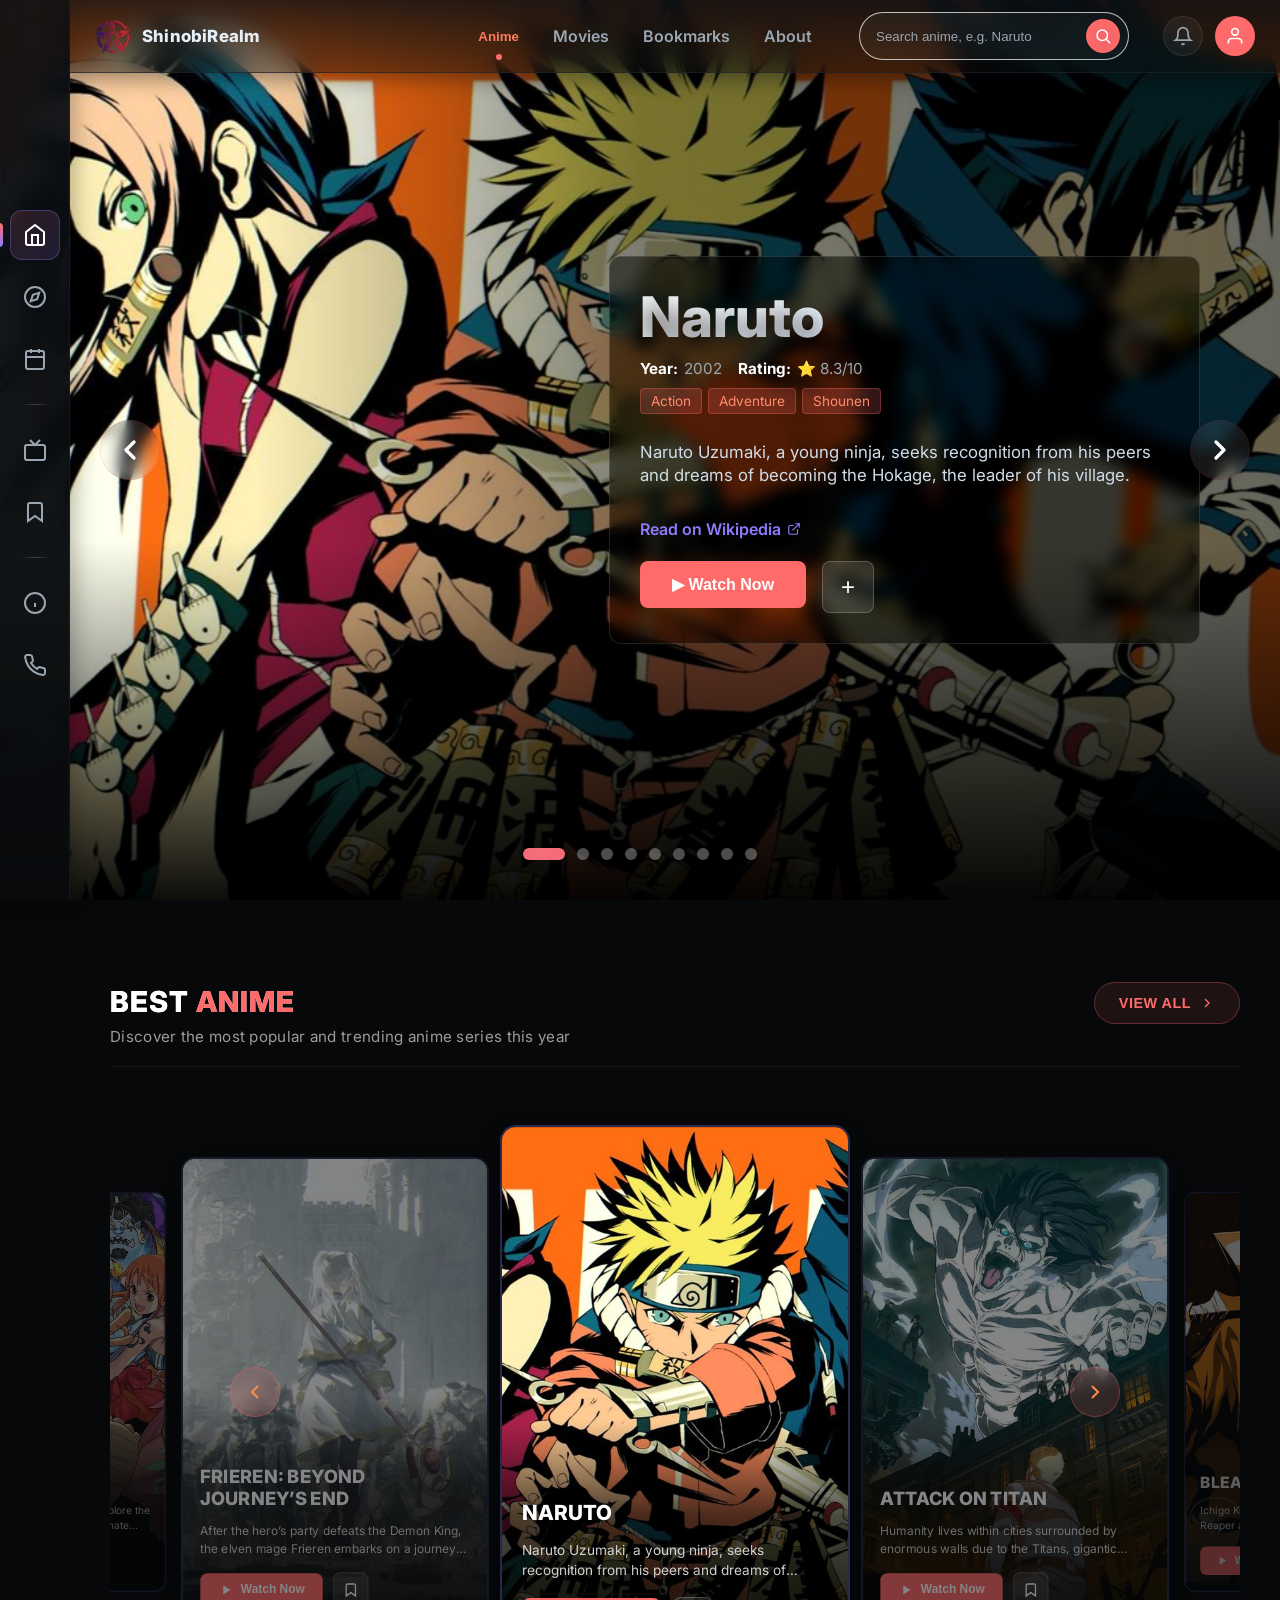
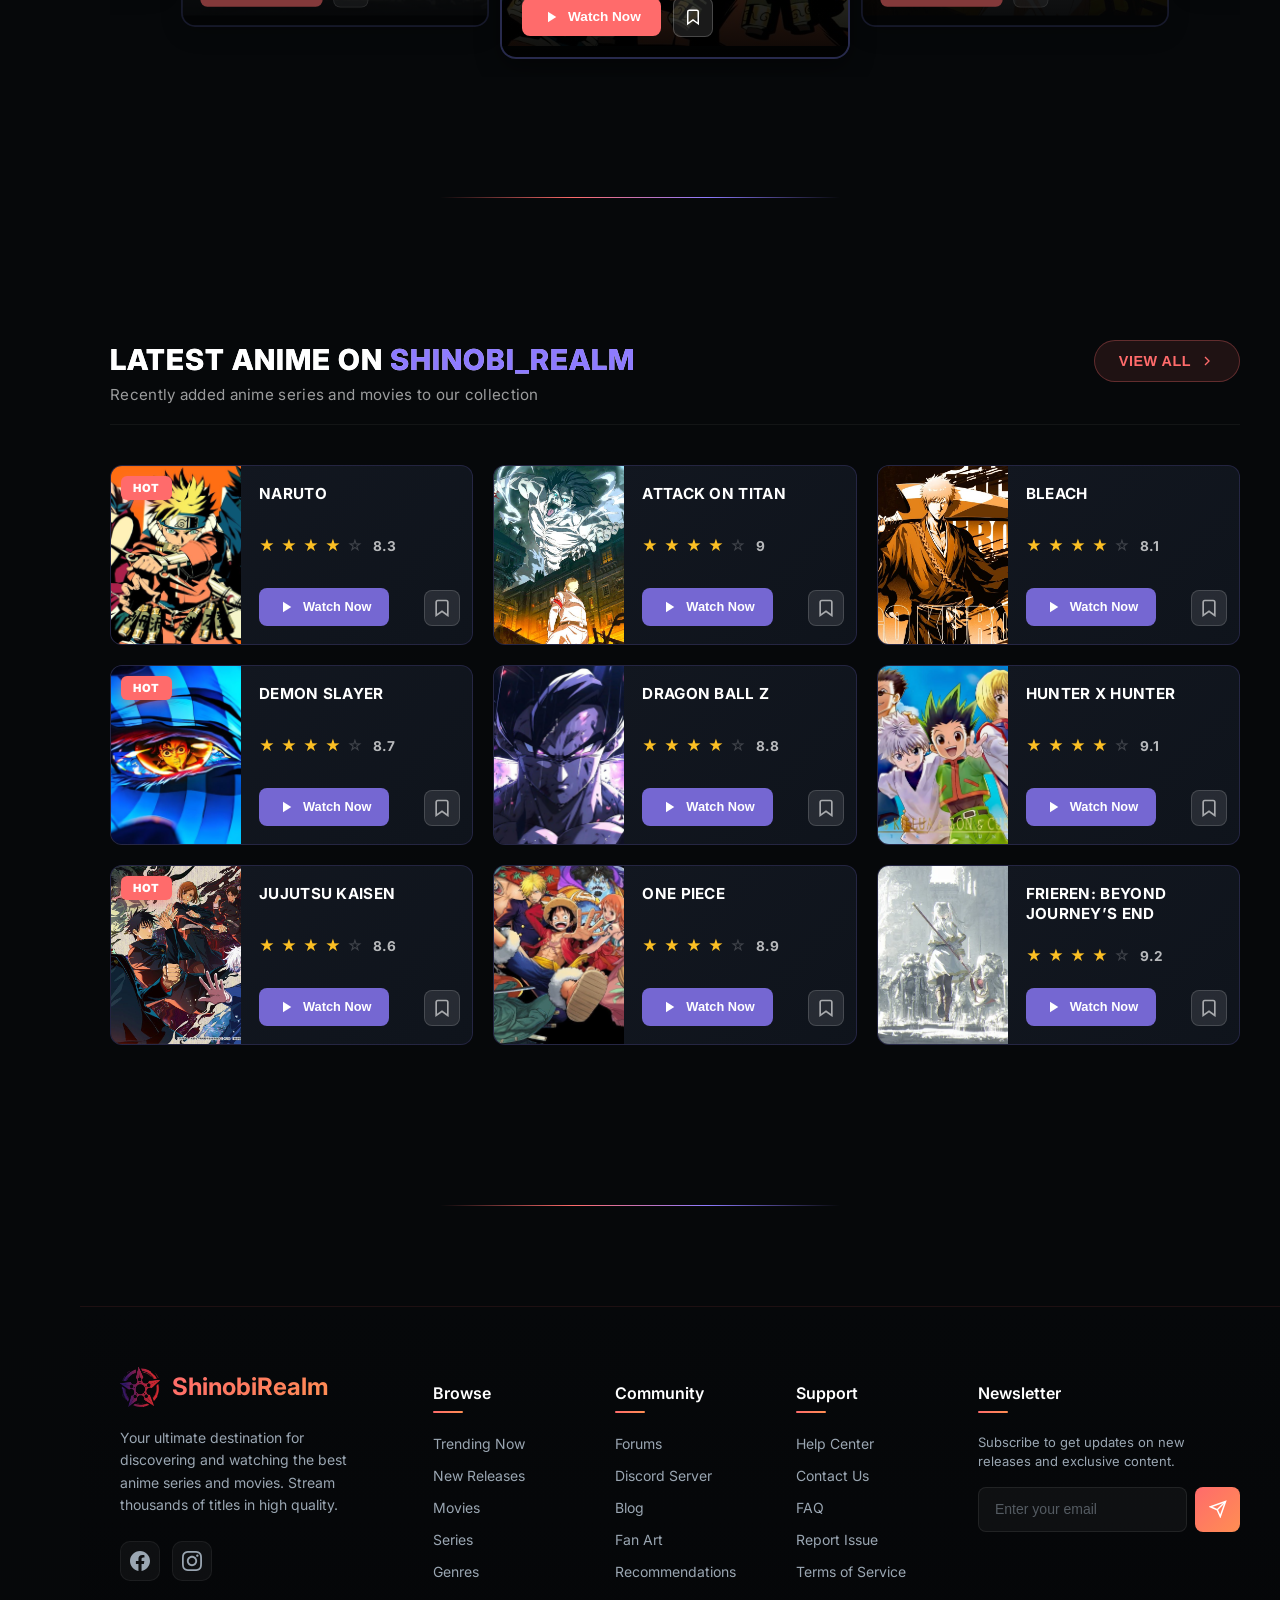
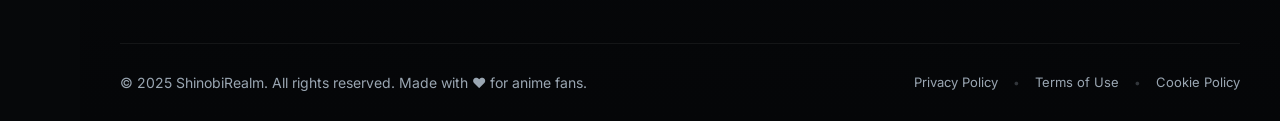
<file: index.html>
<!DOCTYPE html>
<html lang="en">

<head>
    <meta charset="UTF-8">
    <meta http-equiv="X-UA-Compatible" content="IE=edge">
    <meta name="viewport" content="width=device-width, initial-scale=1.0">
    <title>ShinobiRealm</title>
    <link rel="icon" type="image/" href="./image/favicon.png">

    <link rel="stylesheet" href="styles.css">
    <link rel="preconnect" href="https://fonts.googleapis.com">
    <link rel="preconnect" href="https://fonts.gstatic.com" crossorigin>
    <link href="https://fonts.googleapis.com/css2?family=Inter:wght@300;400;600;800&display=swap" rel="stylesheet">
</head>

<body>
    <!-- Loading Screen -->
    <div class="page-loader">
        <div class="loader-content">
            <svg class="loader-pokeball" width="100px" height="100px" viewBox="0 0 100 100"
                xmlns="http://www.w3.org/2000/svg">
                <g class="pokeball_group">
                    <path d="M 10 50 A 40 40 0 0 1 90 50 L 10 50" fill="#f44336" stroke="#212121" stroke-width="4" />
                    <path d="M 10 50 A 40 40 0 0 0 90 50 L 10 50" fill="#ffffff" stroke="#212121" stroke-width="4" />
                    <circle cx="50" cy="50" r="14" fill="#ffffff" stroke="#212121" stroke-width="4"></circle>
                    <circle class="flash" cx="50" cy="50" r="7" stroke="#212121" stroke-width="1.5"></circle>
                </g>
            </svg>
            <p class="loader-text">Loading...</p>
        </div>
        <div class="progress-indicator">
            <span class="progress-text">0%</span>
        </div>
    </div>

    <!-- Left Sidebar Navigation -->
    <aside class="sidebar" role="navigation" aria-label="Sidebar Navigation">
        <button class="sidebar-icon active" data-section="hero" aria-label="Home" title="Home">
            <svg viewBox="0 0 24 24" width="24" height="24" fill="none" stroke="currentColor" stroke-width="2">
                <path d="M3 9l9-7 9 7v11a2 2 0 0 1-2 2H5a2 2 0 0 1-2-2z"></path>
                <polyline points="9 22 9 12 15 12 15 22"></polyline>
            </svg>
            <span class="sidebar-text">Home</span>
        </button>
        <button class="sidebar-icon" data-section="discover" aria-label="Discover" title="Discover">
            <svg viewBox="0 0 24 24" width="24" height="24" fill="none" stroke="currentColor" stroke-width="2">
                <circle cx="12" cy="12" r="10"></circle>
                <polygon points="16.24 7.76 14.12 14.12 7.76 16.24 9.88 9.88 16.24 7.76"></polygon>
            </svg>
            <span class="sidebar-text">Discover</span>
        </button>
        <button class="sidebar-icon" data-section="calendar" aria-label="Calendar" title="Calendar">
            <svg viewBox="0 0 24 24" width="24" height="24" fill="none" stroke="currentColor" stroke-width="2">
                <rect x="3" y="4" width="18" height="18" rx="2" ry="2"></rect>
                <line x1="16" y1="2" x2="16" y2="6"></line>
                <line x1="8" y1="2" x2="8" y2="6"></line>
                <line x1="3" y1="10" x2="21" y2="10"></line>
            </svg>
            <span class="sidebar-text">Latest</span>
        </button>
        <div class="sidebar-divider"></div>
        <button class="sidebar-icon" data-section="tvshows" aria-label="Movies" title="Movies">
            <svg viewBox="0 0 24 24" width="24" height="24" fill="none" stroke="currentColor" stroke-width="2">
                <rect x="2" y="7" width="20" height="15" rx="2" ry="2"></rect>
                <polyline points="17 2 12 7 7 2"></polyline>
            </svg>
            <span class="sidebar-text">Movies</span>
        </button>
        <button class="sidebar-icon" data-section="bookmarks" aria-label="Bookmarks" title="Bookmarks">
            <svg viewBox="0 0 24 24" width="24" height="24" fill="none" stroke="currentColor" stroke-width="2">
                <path d="M19 21l-7-5-7 5V5a2 2 0 0 1 2-2h10a2 2 0 0 1 2 2z"></path>
            </svg>
            <span class="sidebar-text">Bookmarks</span>
        </button>
        <div class="sidebar-divider"></div>
        <button class="sidebar-icon" data-section="about" aria-label="About" title="About">
            <svg viewBox="0 0 24 24" width="24" height="24" fill="none" stroke="currentColor" stroke-width="2">
                <circle cx="12" cy="12" r="10"></circle>
                <line x1="12" y1="16" x2="12" y2="12"></line>
                <line x1="12" y1="8" x2="12.01" y2="8"></line>
            </svg>
            <span class="sidebar-text">About</span>
        </button>
        <button class="sidebar-icon" data-section="contact" aria-label="Contact" title="Contact">
            <svg viewBox="0 0 24 24" width="24" height="24" fill="none" stroke="currentColor" stroke-width="2">
                <path
                    d="M22 16.92v3a2 2 0 0 1-2.18 2 19.79 19.79 0 0 1-8.63-3.07 19.5 19.5 0 0 1-6-6 19.79 19.79 0 0 1-3.07-8.67A2 2 0 0 1 4.11 2h3a2 2 0 0 1 2 1.72 12.84 12.84 0 0 0 .7 2.81 2 2 0 0 1-.45 2.11L8.09 9.91a16 16 0 0 0 6 6l1.27-1.27a2 2 0 0 1 2.11-.45 12.84 12.84 0 0 0 2.81.7A2 2 0 0 1 22 16.92z">
                </path>
            </svg>
            <span class="sidebar-text">Contact</span>
        </button>
    </aside>

    <!-- Mobile Overlay -->
    <div class="mobile-overlay"></div>

    <header class="site-header" role="banner">
        <div class="header-inner">
            <!-- Hamburger Menu Button -->
            <button class="hamburger-menu" aria-label="Menu">
                <span></span>
                <span></span>
                <span></span>
            </button>

            <div class="brand">
                <div class="logo" aria-hidden="true">
                    <img src="./image/Icon.png" alt="">
                </div>
                <div class="site-title">
                    <span class="name">ShinobiRealm</span>
                </div>
            </div>

            <nav class="header-nav" role="navigation" aria-label="Main Navigation">
                <ul class="nav-list">
                    <li><button class="nav-btn active">Anime</button></li>
                    <li><a href="movies.html" class="nav-btn">Movies</a></li>
                    <li><a href="bookmarks.html" class="nav-btn">Bookmarks</a></li>
                    <li><a href="about.html" class="nav-btn">About</a></li>
                </ul>
            </nav>

            <div class="search-area">
                <form id="searchForm" class="search-form" role="search" aria-label="Search anime">
                    <label for="searchInput" class="visually-hidden">Search anime</label>
                    <input id="searchInput" name="q" type="search" placeholder="Search anime, e.g. Naruto"
                        autocomplete="off">
                    <button type="submit" class="search-btn" aria-label="Search">
                        <svg viewBox="0 0 24 24" width="18" height="18" fill="none" stroke="currentColor"
                            stroke-width="2" stroke-linecap="round" stroke-linejoin="round">
                            <circle cx="11" cy="11" r="7"></circle>
                            <line x1="21" y1="21" x2="16.65" y2="16.65"></line>
                        </svg>
                    </button>
                </form>
            </div>

            <div class="header-icons">
                <button class="header-icon-btn" aria-label="Notifications">
                    <svg viewBox="0 0 24 24" width="20" height="20" fill="none" stroke="currentColor" stroke-width="2">
                        <path d="M18 8A6 6 0 0 0 6 8c0 7-3 9-3 9h18s-3-2-3-9"></path>
                        <path d="M13.73 21a2 2 0 0 1-3.46 0"></path>
                    </svg>
                </button>
                <button class="header-icon-btn user-avatar" aria-label="User Profile">
                    <svg viewBox="0 0 24 24" width="20" height="20" fill="none" stroke="currentColor" stroke-width="2">
                        <path d="M20 21v-2a4 4 0 0 0-4-4H8a4 4 0 0 0-4 4v2"></path>
                        <circle cx="12" cy="7" r="4"></circle>
                    </svg>
                </button>
            </div>
        </div>
    </header>

    <main id="main" class="site-main">
        <!-- Full-screen Hero Slider -->
        <section class="hero-slider" id="heroSlider">
            <div class="slider-container">
                <!-- Slides will be dynamically created by JS -->
            </div>

            <!--@ Slider Controls -->
            <button class="slider-nav slider-prev" aria-label="Previous slide">
                <svg viewBox="0 0 24 24" width="32" height="32" fill="none" stroke="currentColor" stroke-width="2.5"
                    stroke-linecap="round" stroke-linejoin="round">
                    <polyline points="15 18 9 12 15 6"></polyline>
                </svg>
            </button>
            <button class="slider-nav slider-next" aria-label="Next slide">
                <svg viewBox="0 0 24 24" width="32" height="32" fill="none" stroke="currentColor" stroke-width="2.5"
                    stroke-linecap="round" stroke-linejoin="round">
                    <polyline points="9 18 15 12 9 6"></polyline>
                </svg>
            </button>

            <!--$ Slide Indicators -->
            <div class="slider-indicators"></div>
        </section>

        <!--! Best New Anime Section -->
        <section class="featured-section" id="featuredSection">
            <div class="featured-container">
                <div class="section-header">
                    <div class="section-header-content">
                        <h2 class="section-title">BEST <span class="year-highlight">ANIME</span> </h2>
                        <p class="section-subtitle">Discover the most popular and trending anime series this year</p>
                    </div>
                    <button class="view-all-btn" onclick="alert('View All coming soon!')">
                        View All
                        <svg viewBox="0 0 24 24" width="16" height="16" fill="none" stroke="currentColor"
                            stroke-width="2">
                            <polyline points="9 18 15 12 9 6"></polyline>
                        </svg>
                    </button>
                </div>
                <div class="featured-slider">
                    <button class="featured-nav featured-prev" aria-label="Previous">
                        <svg viewBox="0 0 24 24" width="24" height="24" fill="none" stroke="currentColor"
                            stroke-width="2">
                            <polyline points="15 18 9 12 15 6"></polyline>
                        </svg>
                    </button>
                    <div class="featured-grid" id="featuredGrid">
                        <!-- Will be populated by JS -->
                    </div>
                    <button class="featured-nav featured-next" aria-label="Next">
                        <svg viewBox="0 0 24 24" width="24" height="24" fill="none" stroke="currentColor"
                            stroke-width="2">
                            <polyline points="9 18 15 12 9 6"></polyline>
                        </svg>
                    </button>
                </div>
            </div>
        </section>

        <div class="section-divider"></div>
        <!-- Latest Anime Section -->
        <section class="latest-section" id="latestSection">
            <div class="latest-container">
                <div class="section-header">
                    <div class="section-header-content">
                        <h2 class="section-title">LATEST ANIME ON <span class="site-highlight">Shinobi_Realm</span></h2>
                        <p class="section-subtitle">Recently added anime series and movies to our collection</p>
                    </div>
                    <button class="view-all-btn" onclick="alert('View All Latest coming soon!')">
                        View All
                        <svg viewBox="0 0 24 24" width="16" height="16" fill="none" stroke="currentColor"
                            stroke-width="2">
                            <polyline points="9 18 15 12 9 6"></polyline>
                        </svg>
                    </button>
                </div>
                <div class="latest-grid" id="latestGrid">
                    <!-- Will be populated by JS -->
                </div>
            </div>
        </section>
    </main>

        <div class="section-divider"></div>
    <!-- Footer -->
    <footer class="site-footer">
        <div class="footer-container">
            <div class="footer-top">
                <div class="footer-column footer-brand">
                    <div class="footer-logo">
                        <img src="./image/Icon.png" alt="ShinobiRealm Logo">
                        <span class="footer-title">ShinobiRealm</span>
                    </div>
                    <p class="footer-description">Your ultimate destination for discovering and watching the best anime
                        series and movies. Stream thousands of titles in high quality.</p>
                    <div class="footer-social">
                        <a href="https://www.facebook.com/share/19voPLTj8J/" target="_blank" rel="noopener noreferrer"
                            class="social-link" aria-label="Facebook">
                            <svg viewBox="0 0 24 24" width="20" height="20" fill="currentColor">
                                <path
                                    d="M24 12.073c0-6.627-5.373-12-12-12s-12 5.373-12 12c0 5.99 4.388 10.954 10.125 11.854v-8.385H7.078v-3.47h3.047V9.43c0-3.007 1.792-4.669 4.533-4.669 1.312 0 2.686.235 2.686.235v2.953H15.83c-1.491 0-1.956.925-1.956 1.874v2.25h3.328l-.532 3.47h-2.796v8.385C19.612 23.027 24 18.062 24 12.073z" />
                            </svg>
                        </a>
                        <a href="https://www.instagram.com/rpankoj32?igsh=cHp5Ymx5MGNkdjFz&utm_source=ig_contact_invite"
                            target="_blank" rel="noopener noreferrer" class="social-link" aria-label="Instagram">
                            <svg viewBox="0 0 24 24" width="20" height="20" fill="currentColor">
                                <path
                                    d="M12 0C8.74 0 8.333.015 7.053.072 5.775.132 4.905.333 4.14.63c-.789.306-1.459.717-2.126 1.384S.935 3.35.63 4.14C.333 4.905.131 5.775.072 7.053.012 8.333 0 8.74 0 12s.015 3.667.072 4.947c.06 1.277.261 2.148.558 2.913.306.788.717 1.459 1.384 2.126.667.666 1.336 1.079 2.126 1.384.766.296 1.636.499 2.913.558C8.333 23.988 8.74 24 12 24s3.667-.015 4.947-.072c1.277-.06 2.148-.262 2.913-.558.788-.306 1.459-.718 2.126-1.384.666-.667 1.079-1.335 1.384-2.126.296-.765.499-1.636.558-2.913.06-1.28.072-1.687.072-4.947s-.015-3.667-.072-4.947c-.06-1.277-.262-2.149-.558-2.913-.306-.789-.718-1.459-1.384-2.126C21.319 1.347 20.651.935 19.86.63c-.765-.297-1.636-.499-2.913-.558C15.667.012 15.26 0 12 0zm0 2.16c3.203 0 3.585.016 4.85.071 1.17.055 1.805.249 2.227.415.562.217.96.477 1.382.896.419.42.679.819.896 1.381.164.422.36 1.057.413 2.227.057 1.266.07 1.646.07 4.85s-.015 3.585-.074 4.85c-.061 1.17-.256 1.805-.421 2.227-.224.562-.479.96-.899 1.382-.419.419-.824.679-1.38.896-.42.164-1.065.36-2.235.413-1.274.057-1.649.07-4.859.07-3.211 0-3.586-.015-4.859-.074-1.171-.061-1.816-.256-2.236-.421-.569-.224-.96-.479-1.379-.899-.421-.419-.69-.824-.9-1.38-.165-.42-.359-1.065-.42-2.235-.045-1.26-.061-1.649-.061-4.844 0-3.196.016-3.586.061-4.861.061-1.17.255-1.814.42-2.234.21-.57.479-.96.9-1.381.419-.419.81-.689 1.379-.898.42-.166 1.051-.361 2.221-.421 1.275-.045 1.65-.06 4.859-.06l.045.03zm0 3.678c-3.405 0-6.162 2.76-6.162 6.162 0 3.405 2.76 6.162 6.162 6.162 3.405 0 6.162-2.76 6.162-6.162 0-3.405-2.76-6.162-6.162-6.162zM12 16c-2.21 0-4-1.79-4-4s1.79-4 4-4 4 1.79 4 4-1.79 4-4 4zm7.846-10.405c0 .795-.646 1.44-1.44 1.44-.795 0-1.44-.646-1.44-1.44 0-.794.646-1.439 1.44-1.439.793-.001 1.44.645 1.44 1.439z" />
                            </svg>
                        </a>
                    </div>
                </div>

                <div class="footer-column">
                    <h3 class="footer-heading">Browse</h3>
                    <ul class="footer-links">
                        <li><a href="#">Trending Now</a></li>
                        <li><a href="#">New Releases</a></li>
                        <li><a href="movies.html">Movies</a></li>
                        <li><a href="#">Series</a></li>
                        <li><a href="#">Genres</a></li>
                    </ul>
                </div>

                <div class="footer-column">
                    <h3 class="footer-heading">Community</h3>
                    <ul class="footer-links">
                        <li><a href="#">Forums</a></li>
                        <li><a href="#">Discord Server</a></li>
                        <li><a href="#">Blog</a></li>
                        <li><a href="#">Fan Art</a></li>
                        <li><a href="#">Recommendations</a></li>
                    </ul>
                </div>

                <div class="footer-column">
                    <h3 class="footer-heading">Support</h3>
                    <ul class="footer-links">
                        <li><a href="#">Help Center</a></li>
                        <li><a href="#">Contact Us</a></li>
                        <li><a href="#">FAQ</a></li>
                        <li><a href="#">Report Issue</a></li>
                        <li><a href="#">Terms of Service</a></li>
                    </ul>
                </div>

                <div class="footer-column">
                    <h3 class="footer-heading">Newsletter</h3>
                    <p class="footer-newsletter-text">Subscribe to get updates on new releases and exclusive content.
                    </p>
                    <form class="footer-newsletter">
                        <input type="email" placeholder="Enter your email" aria-label="Email for newsletter">
                        <button type="submit" aria-label="Subscribe">
                            <svg viewBox="0 0 24 24" width="18" height="18" fill="none" stroke="currentColor"
                                stroke-width="2">
                                <line x1="22" y1="2" x2="11" y2="13"></line>
                                <polygon points="22 2 15 22 11 13 2 9 22 2"></polygon>
                            </svg>
                        </button>
                    </form>
                </div>
            </div>

            <div class="footer-bottom">
                <p class="footer-copyright">&copy; 2025 ShinobiRealm. All rights reserved. Made with ❤️ for anime fans.
                </p>
                <div class="footer-bottom-links">
                    <a href="#">Privacy Policy</a>
                    <span class="separator">•</span>
                    <a href="#">Terms of Use</a>
                    <span class="separator">•</span>
                    <a href="#">Cookie Policy</a>
                </div>
            </div>
        </div>
    </footer>

    <script src="script.js"></script>
</body>

</html>
</file>
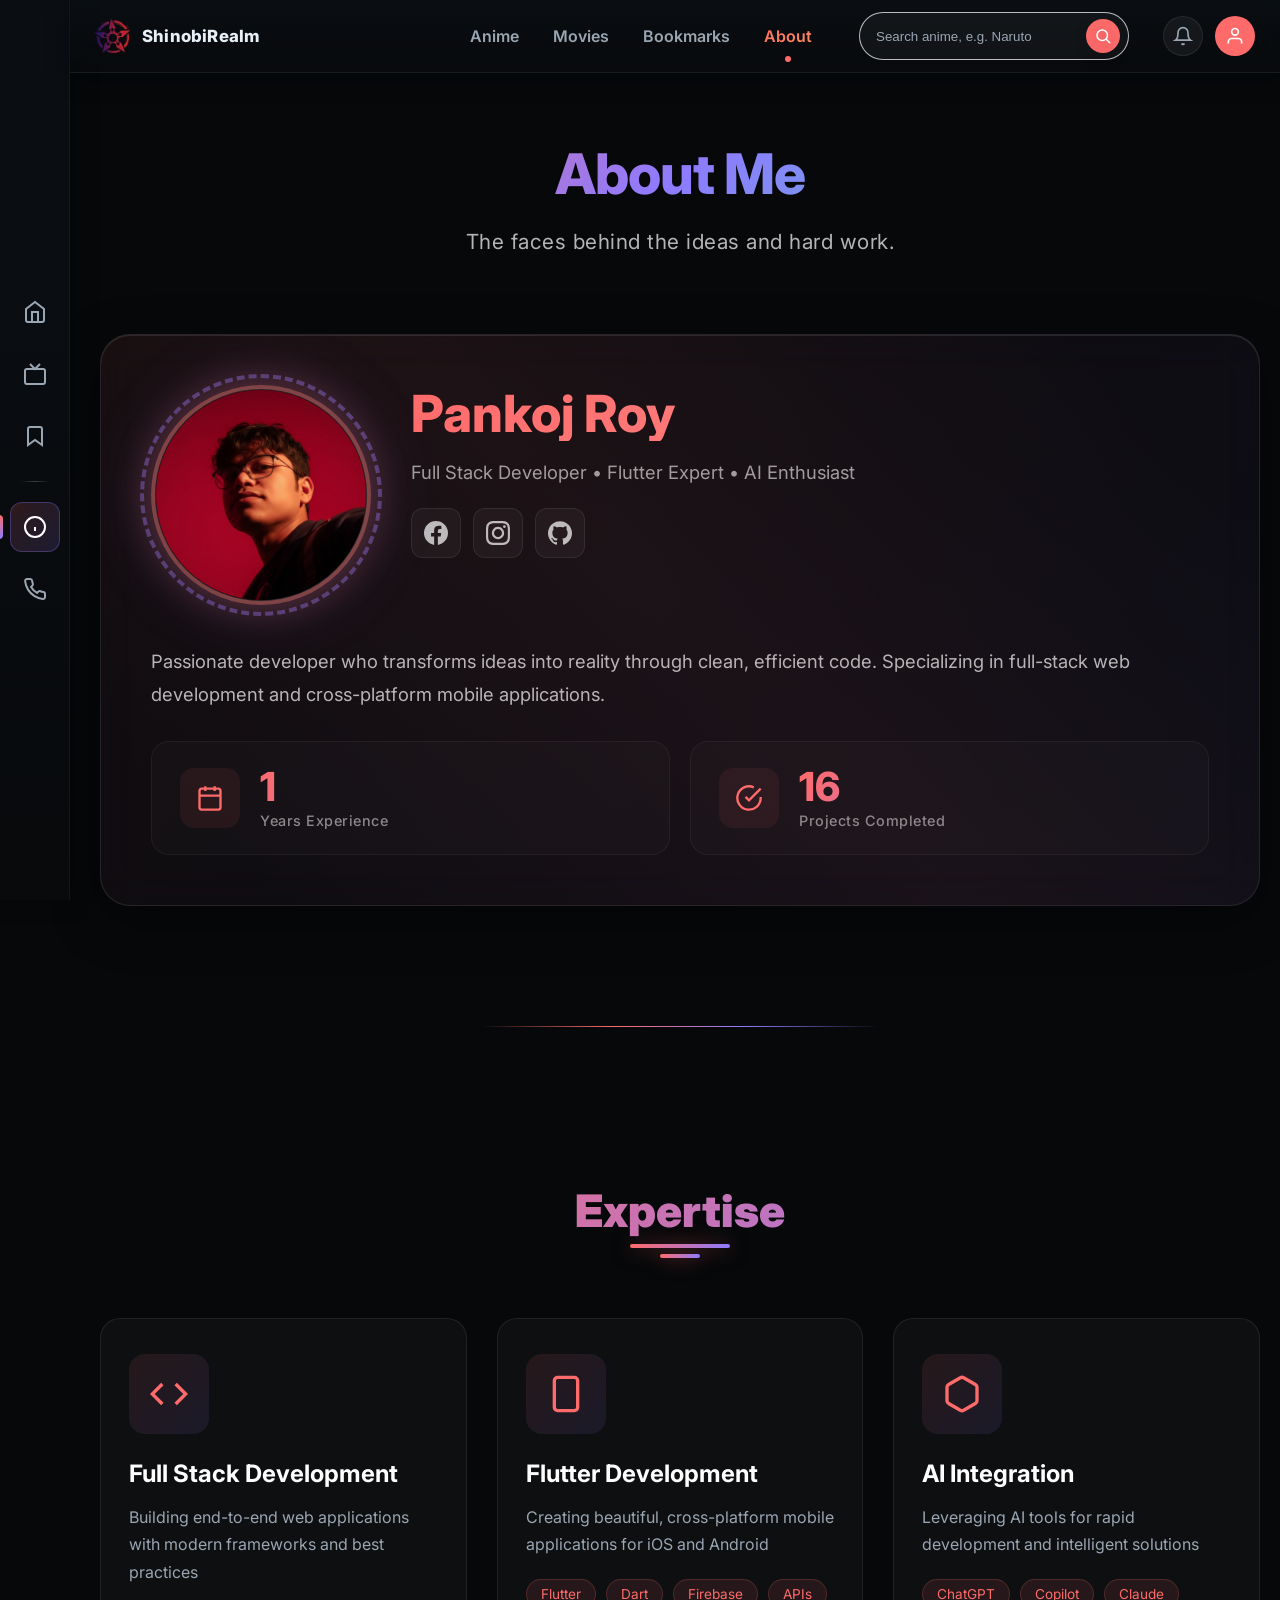
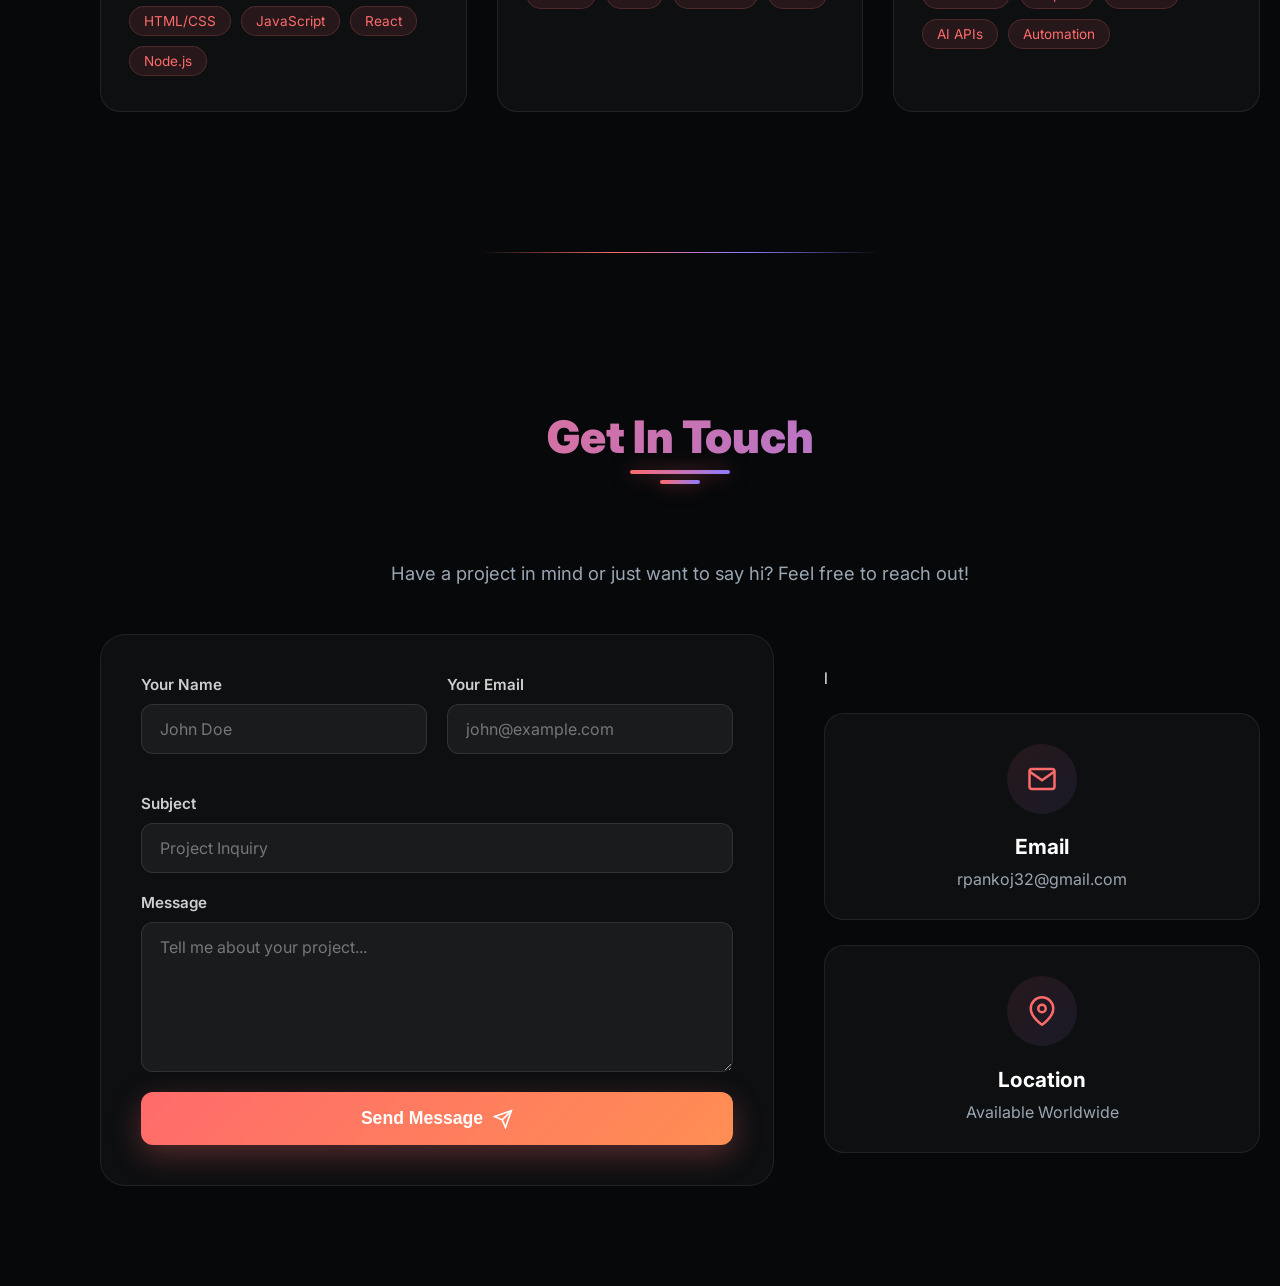
<file: about.html>
<!DOCTYPE html>
<html lang="en">

<head>
    <meta charset="UTF-8">
    <meta http-equiv="X-UA-Compatible" content="IE=edge">
    <meta name="viewport" content="width=device-width, initial-scale=1.0">
    <title>Our Team - ShinobiRealm</title>
    <link rel="icon" type="image/" href="./image/favicon.png">
    <link rel="stylesheet" href="styles.css">
    <link rel="preconnect" href="https://fonts.googleapis.com">
    <link rel="preconnect" href="https://fonts.gstatic.com" crossorigin>
    <link href="https://fonts.googleapis.com/css2?family=Inter:wght@300;400;600;800&display=swap" rel="stylesheet">
</head>

<body>
    <!-- Loading Screen -->
    <div class="page-loader">
        <div class="loader-content">
            <svg class="loader-pokeball" width="100px" height="100px" viewBox="0 0 100 100"
                xmlns="http://www.w3.org/2000/svg">
                <g class="pokeball_group">
                    <path d="M 10 50 A 40 40 0 0 1 90 50 L 10 50" fill="#f44336" stroke="#212121" stroke-width="4" />
                    <path d="M 10 50 A 40 40 0 0 0 90 50 L 10 50" fill="#ffffff" stroke="#212121" stroke-width="4" />
                    <circle cx="50" cy="50" r="14" fill="#ffffff" stroke="#212121" stroke-width="4"></circle>
                    <circle class="flash" cx="50" cy="50" r="7" stroke="#212121" stroke-width="1.5"></circle>
                </g>
            </svg>
            <p class="loader-text">Loading...</p>
        </div>
        <div class="progress-indicator">
            <span class="progress-text">0%</span>
        </div>
    </div>

    <!-- Left Sidebar Navigation -->
    <aside class="sidebar" role="navigation" aria-label="Sidebar Navigation">
        <button class="sidebar-icon" data-section="hero" aria-label="Home" title="Home">
            <svg viewBox="0 0 24 24" width="24" height="24" fill="none" stroke="currentColor" stroke-width="2">
                <path d="M3 9l9-7 9 7v11a2 2 0 0 1-2 2H5a2 2 0 0 1-2-2z"></path>
                <polyline points="9 22 9 12 15 12 15 22"></polyline>
            </svg>
            <span class="sidebar-text">Home</span>
        </button>
        <button class="sidebar-icon" data-section="movies" aria-label="Movies" title="Movies">
            <svg viewBox="0 0 24 24" width="24" height="24" fill="none" stroke="currentColor" stroke-width="2">
                <rect x="2" y="7" width="20" height="15" rx="2" ry="2"></rect>
                <polyline points="17 2 12 7 7 2"></polyline>
            </svg>
            <span class="sidebar-text">Movies</span>
        </button>
        <button class="sidebar-icon" data-section="bookmarks" aria-label="Bookmarks" title="Bookmarks">
            <svg viewBox="0 0 24 24" width="24" height="24" fill="none" stroke="currentColor" stroke-width="2">
                <path d="M19 21l-7-5-7 5V5a2 2 0 0 1 2-2h10a2 2 0 0 1 2 2z"></path>
            </svg>
            <span class="sidebar-text">Bookmarks</span>
        </button>
        <div class="sidebar-divider"></div>
        <button class="sidebar-icon active" data-section="about" aria-label="About" title="About">
            <svg viewBox="0 0 24 24" width="24" height="24" fill="none" stroke="currentColor" stroke-width="2">
                <circle cx="12" cy="12" r="10"></circle>
                <line x1="12" y1="16" x2="12" y2="12"></line>
                <line x1="12" y1="8" x2="12.01" y2="8"></line>
            </svg>
            <span class="sidebar-text">About</span>
        </button>
        <button class="sidebar-icon" data-section="contact" aria-label="Contact" title="Contact">
            <svg viewBox="0 0 24 24" width="24" height="24" fill="none" stroke="currentColor" stroke-width="2">
                <path
                    d="M22 16.92v3a2 2 0 0 1-2.18 2 19.79 19.79 0 0 1-8.63-3.07 19.5 19.5 0 0 1-6-6 19.79 19.79 0 0 1-3.07-8.67A2 2 0 0 1 4.11 2h3a2 2 0 0 1 2 1.72 12.84 12.84 0 0 0 .7 2.81 2 2 0 0 1-.45 2.11L8.09 9.91a16 16 0 0 0 6 6l1.27-1.27a2 2 0 0 1 2.11-.45 12.84 12.84 0 0 0 2.81.7A2 2 0 0 1 22 16.92z">
                </path>
            </svg>
            <span class="sidebar-text">Contact</span>
        </button>
    </aside>

    <!-- Mobile Overlay -->
    <div class="mobile-overlay"></div>

    <header class="site-header" role="banner">
        <div class="header-inner">
            <!-- Hamburger Menu Button -->
            <button class="hamburger-menu" aria-label="Menu">
                <span></span>
                <span></span>
                <span></span>
            </button>

            <div class="brand">
                <div class="logo" aria-hidden="true">
                    <img src="./image/Icon.png" alt="">
                </div>
                <div class="site-title">
                    <span class="name">ShinobiRealm</span>
                </div>
            </div>

            <nav class="header-nav" role="navigation" aria-label="Main Navigation">
                <ul class="nav-list">
                    <li><a href="index.html" class="nav-btn">Anime</a></li>
                    <li><a href="movies.html" class="nav-btn">Movies</a></li>
                    <li><a href="bookmarks.html" class="nav-btn">Bookmarks</a></li>
                    <li><a href="about.html" class="nav-btn active">About</a></li>
                </ul>
            </nav>

            <div class="search-area">
                <form id="searchForm" class="search-form" role="search" aria-label="Search anime">
                    <label for="searchInput" class="visually-hidden">Search anime</label>
                    <input id="searchInput" name="q" type="search" placeholder="Search anime, e.g. Naruto"
                        autocomplete="off">
                    <button type="submit" class="search-btn" aria-label="Search">
                        <svg viewBox="0 0 24 24" width="18" height="18" fill="none" stroke="currentColor"
                            stroke-width="2" stroke-linecap="round" stroke-linejoin="round">
                            <circle cx="11" cy="11" r="7"></circle>
                            <line x1="21" y1="21" x2="16.65" y2="16.65"></line>
                        </svg>
                    </button>
                </form>
            </div>

            <div class="header-icons">
                <button class="header-icon-btn" aria-label="Notifications">
                    <svg viewBox="0 0 24 24" width="20" height="20" fill="none" stroke="currentColor" stroke-width="2">
                        <path d="M18 8A6 6 0 0 0 6 8c0 7-3 9-3 9h18s-3-2-3-9"></path>
                        <path d="M13.73 21a2 2 0 0 1-3.46 0"></path>
                    </svg>
                </button>
                <button class="header-icon-btn user-avatar" aria-label="User Profile">
                    <svg viewBox="0 0 24 24" width="20" height="20" fill="none" stroke="currentColor" stroke-width="2">
                        <path d="M20 21v-2a4 4 0 0 0-4-4H8a4 4 0 0 0-4 4v2"></path>
                        <circle cx="12" cy="7" r="4"></circle>
                    </svg>
                </button>
            </div>
        </div>
    </header>

    <!-- Main Content -->
    <main class="about-page-new">
        <!-- SVG Gradients -->
        <svg width="0" height="0" style="position: absolute;">
            <defs>
                <linearGradient id="devGradient" x1="0%" y1="0%" x2="100%" y2="100%">
                    <stop offset="0%" style="stop-color:#ff6b6b;stop-opacity:1" />
                    <stop offset="100%" style="stop-color:#ff8e53;stop-opacity:1" />
                </linearGradient>
                <linearGradient id="aiGradient" x1="0%" y1="0%" x2="100%" y2="100%">
                    <stop offset="0%" style="stop-color:#8e7bff;stop-opacity:1" />
                    <stop offset="100%" style="stop-color:#6b5bff;stop-opacity:1" />
                </linearGradient>
            </defs>
        </svg>

      
        <!-- Hero Section -->
        <section class="profile-hero">
            <div class="profile-container">
                <div class="team-heading">
                    <h2 class="team-title">About Me</h2>
                    <p class="team-subtitle">The faces behind the ideas and hard work.</p>
                </div>
                <div class="profile-card">
                    <!-- Top Section: Avatar + Name/Role + Social -->
                    <div class="profile-header">
                        <div class="profile-avatar">
                            <div class="avatar-ring"></div>
                            <div class="avatar-ring-2"></div>
                            <img src="./image/profile.jpg" alt="Pankoj Roy" class="avatar-img">
                        </div>
                        <div class="profile-info">
                            <h1 class="profile-name">Pankoj Roy</h1>
                            <p class="profile-role">Full Stack Developer • Flutter Expert • AI Enthusiast</p>
                            <div class="profile-socials">
                                <a href="https://www.facebook.com/share/19voPLTj8J/" target="_blank"
                                    class="social-icon facebook" aria-label="Facebook">
                                    <svg width="24" height="24" viewBox="0 0 24 24" fill="currentColor">
                                        <path
                                            d="M24 12.073c0-6.627-5.373-12-12-12s-12 5.373-12 12c0 5.99 4.388 10.954 10.125 11.854v-8.385H7.078v-3.47h3.047V9.43c0-3.007 1.792-4.669 4.533-4.669 1.312 0 2.686.235 2.686.235v2.953H15.83c-1.491 0-1.956.925-1.956 1.874v2.25h3.328l-.532 3.47h-2.796v8.385C19.612 23.027 24 18.062 24 12.073z" />
                                    </svg>
                                </a>
                                <a href="https://www.instagram.com/rpankoj32?igsh=cHp5Ymx5MGNkdjFz&utm_source=ig_contact_invite"
                                    target="_blank" class="social-icon instagram" aria-label="Instagram">
                                    <svg width="24" height="24" viewBox="0 0 24 24" fill="currentColor">
                                        <path
                                            d="M12 2.163c3.204 0 3.584.012 4.85.07 3.252.148 4.771 1.691 4.919 4.919.058 1.265.069 1.645.069 4.849 0 3.205-.012 3.584-.069 4.849-.149 3.225-1.664 4.771-4.919 4.919-1.266.058-1.644.07-4.85.07-3.204 0-3.584-.012-4.849-.07-3.26-.149-4.771-1.699-4.919-4.92-.058-1.265-.07-1.644-.07-4.849 0-3.204.013-3.583.07-4.849.149-3.227 1.664-4.771 4.919-4.919 1.266-.057 1.645-.069 4.849-.069zm0-2.163c-3.259 0-3.667.014-4.947.072-4.358.2-6.78 2.618-6.98 6.98-.059 1.281-.073 1.689-.073 4.948 0 3.259.014 3.668.072 4.948.2 4.358 2.618 6.78 6.98 6.98 1.281.058 1.689.072 4.948.072 3.259 0 3.668-.014 4.948-.072 4.354-.2 6.782-2.618 6.979-6.98.059-1.28.073-1.689.073-4.948 0-3.259-.014-3.667-.072-4.947-.196-4.354-2.617-6.78-6.979-6.98-1.281-.059-1.69-.073-4.949-.073zm0 5.838c-3.403 0-6.162 2.759-6.162 6.162s2.759 6.163 6.162 6.163 6.162-2.759 6.162-6.163c0-3.403-2.759-6.162-6.162-6.162zm0 10.162c-2.209 0-4-1.79-4-4 0-2.209 1.791-4 4-4s4 1.791 4 4c0 2.21-1.791 4-4 4zm6.406-11.845c-.796 0-1.441.645-1.441 1.44s.645 1.44 1.441 1.44c.795 0 1.439-.645 1.439-1.44s-.644-1.44-1.439-1.44z" />
                                    </svg>
                                </a>
                                <a href="https://github.com/Uchiha-Itachi001/Shinobi_Realm-Anime-website-" target="_blank"
                                    class="social-icon git-hub" aria-label="Facebook">
                                    <svg width="24" height="24" viewBox="0 0 24 24" fill="currentColor"
                                        aria-hidden="true" xmlns="http://www.w3.org/2000/svg">
                                        <path
                                            d="M12 .297C5.373.297 0 5.67 0 12.297c0 5.302 3.438 9.8 8.205 11.387.6.113.82-.258.82-.577 0-.285-.01-1.04-.015-2.04-3.338.724-4.042-1.61-4.042-1.61-.546-1.387-1.333-1.757-1.333-1.757-1.089-.744.083-.729.083-.729 1.205.084 1.84 1.236 1.84 1.236 1.07 1.835 2.809 1.305 3.495.998.108-.776.418-1.305.762-1.605-2.665-.3-5.467-1.335-5.467-5.93 0-1.31.468-2.381 1.235-3.221-.135-.303-.54-1.523.105-3.176 0 0 1.005-.322 3.3 1.23.96-.267 1.98-.399 3-.405 1.02.006 2.04.138 3 .405 2.28-1.552 3.285-1.23 3.285-1.23.645 1.653.24 2.873.12 3.176.765.84 1.23 1.911 1.23 3.221 0 4.61-2.805 5.625-5.475 5.92.429.369.81 1.096.81 2.21 0 1.595-.015 2.877-.015 3.268 0 .319.21.694.825.577C20.565 22.093 24 17.597 24 12.297 24 5.67 18.627.297 12 .297z" />
                                    </svg>

                                </a>
                            </div>
                        </div>
                    </div>

                    <!-- Bio Section -->
                    <div class="profile-bio">
                        <p>Passionate developer who transforms ideas into reality through clean, efficient code.
                            Specializing in full-stack web development and cross-platform mobile applications.</p>
                    </div>

                    <!-- Stats Section -->
                    <div class="profile-stats">
                        <div class="stat-item">
                            <div class="stat-icon">
                                <svg width="28" height="28" viewBox="0 0 24 24" fill="none" stroke="currentColor"
                                    stroke-width="2">
                                    <rect x="3" y="4" width="18" height="18" rx="2" ry="2"></rect>
                                    <line x1="16" y1="2" x2="16" y2="6"></line>
                                    <line x1="8" y1="2" x2="8" y2="6"></line>
                                    <line x1="3" y1="10" x2="21" y2="10"></line>
                                </svg>
                            </div>
                            <div class="stat-content">
                                <div class="stat-value" data-target="2">0</div>
                                <div class="stat-label">Years Experience</div>
                            </div>
                        </div>
                        <div class="stat-item">
                            <div class="stat-icon">
                                <svg width="28" height="28" viewBox="0 0 24 24" fill="none" stroke="currentColor"
                                    stroke-width="2">
                                    <path d="M22 11.08V12a10 10 0 1 1-5.93-9.14"></path>
                                    <polyline points="22 4 12 14.01 9 11.01"></polyline>
                                </svg>
                            </div>
                            <div class="stat-content">
                                <div class="stat-value" data-target="20">0</div>
                                <div class="stat-label">Projects Completed</div>
                            </div>
                        </div>
                    </div>
                </div>
            </div>
        </section>
        <!-- Divider -->
        <div class="section-divider"></div>

        <section class="skills-showcase">
            <div class="profile-container">
                <h2 class="section-heading">Expertise</h2>
                <div class="skills-grid">
                    <div class="skill-card">
                        <div class="skill-icon">
                            <svg width="40" height="40" viewBox="0 0 24 24" fill="none" stroke="currentColor"
                                stroke-width="2">
                                <polyline points="16 18 22 12 16 6"></polyline>
                                <polyline points="8 6 2 12 8 18"></polyline>
                            </svg>
                        </div>
                        <h3>Full Stack Development</h3>
                        <p>Building end-to-end web applications with modern frameworks and best practices</p>
                        <div class="tech-tags">
                            <span>HTML/CSS</span>
                            <span>JavaScript</span>
                            <span>React</span>
                            <span>Node.js</span>
                        </div>
                    </div>

                    <div class="skill-card">
                        <div class="skill-icon">
                            <svg width="40" height="40" viewBox="0 0 24 24" fill="none" stroke="currentColor"
                                stroke-width="2">
                                <rect x="5" y="2" width="14" height="20" rx="2" ry="2"></rect>
                                <line x1="12" y1="18" x2="12.01" y2="18"></line>
                            </svg>
                        </div>
                        <h3>Flutter Development</h3>
                        <p>Creating beautiful, cross-platform mobile applications for iOS and Android</p>
                        <div class="tech-tags">
                            <span>Flutter</span>
                            <span>Dart</span>
                            <span>Firebase</span>
                            <span>APIs</span>
                        </div>
                    </div>

                    <div class="skill-card">
                        <div class="skill-icon">
                            <svg width="40" height="40" viewBox="0 0 24 24" fill="none" stroke="currentColor"
                                stroke-width="2">
                                <path
                                    d="M21 16V8a2 2 0 0 0-1-1.73l-7-4a2 2 0 0 0-2 0l-7 4A2 2 0 0 0 3 8v8a2 2 0 0 0 1 1.73l7 4a2 2 0 0 0 2 0l7-4A2 2 0 0 0 21 16z">
                                </path>
                            </svg>
                        </div>
                        <h3>AI Integration</h3>
                        <p>Leveraging AI tools for rapid development and intelligent solutions</p>
                        <div class="tech-tags">
                            <span>ChatGPT</span>
                            <span>Copilot</span>
                            <span>Claude</span>
                            <span>AI APIs</span>
                            <span>Automation</span>
                        </div>
                    </div>
                </div>
            </div>
        </section>

        <div class="section-divider"></div>



        <!-- Contact Section -->
        <section class="contact-section">
            <div class="profile-container">
                <h2 class="section-heading">Get In Touch</h2>
                <p class="contact-subtitle">Have a project in mind or just want to say hi? Feel free to reach out!</p>

                <div class="contact-wrapper">
                    <form class="contact-form" id="contactForm">
                        <div class="form-row">
                            <div class="form-group">
                                <label for="name">Your Name</label>
                                <input type="text" id="name" name="name" placeholder="John Doe" required>
                            </div>
                            <div class="form-group">
                                <label for="email">Your Email</label>
                                <input type="email" id="email" name="email" placeholder="john@example.com" required>
                            </div>
                        </div>

                        <div class="form-group">
                            <label for="subject">Subject</label>
                            <input type="text" id="subject" name="subject" placeholder="Project Inquiry" required>
                        </div>

                        <div class="form-group">
                            <label for="message">Message</label>
                            <textarea id="message" name="message" rows="6" placeholder="Tell me about your project..."
                                required></textarea>
                        </div>

                        <button type="submit" class="submit-btn">
                            <span>Send Message</span>
                            <svg width="20" height="20" viewBox="0 0 24 24" fill="none" stroke="currentColor"
                                stroke-width="2">
                                <line x1="22" y1="2" x2="11" y2="13"></line>
                                <polygon points="22 2 15 22 11 13 2 9 22 2"></polygon>
                            </svg>
                        </button>
                    </form>

                    <div class="contact-info">l
                        <div class="info-card">
                            <div class="info-icon">
                                <svg width="30" height="30" viewBox="0 0 24 24" fill="none" stroke="currentColor"
                                    stroke-width="2">
                                    <path
                                        d="M4 4h16c1.1 0 2 .9 2 2v12c0 1.1-.9 2-2 2H4c-1.1 0-2-.9-2-2V6c0-1.1.9-2 2-2z">
                                    </path>
                                    <polyline points="22,6 12,13 2,6"></polyline>
                                </svg>
                            </div>
                            <h3>Email</h3>
                            <p>rpankoj32@gmail.com</p>
                        </div>

                        <div class="info-card">
                            <div class="info-icon">
                                <svg width="30" height="30" viewBox="0 0 24 24" fill="none" stroke="currentColor"
                                    stroke-width="2">
                                    <path d="M21 10c0 7-9 13-9 13s-9-6-9-13a9 9 0 0 1 18 0z"></path>
                                    <circle cx="12" cy="10" r="3"></circle>
                                </svg>
                            </div>
                            <h3>Location</h3>
                            <p>Available Worldwide</p>
                        </div>

                        
                    </div>
                </div>
            </div>
        </section>
    </main>

    <script src="About.js"></script>

</body>

</html>
</file>
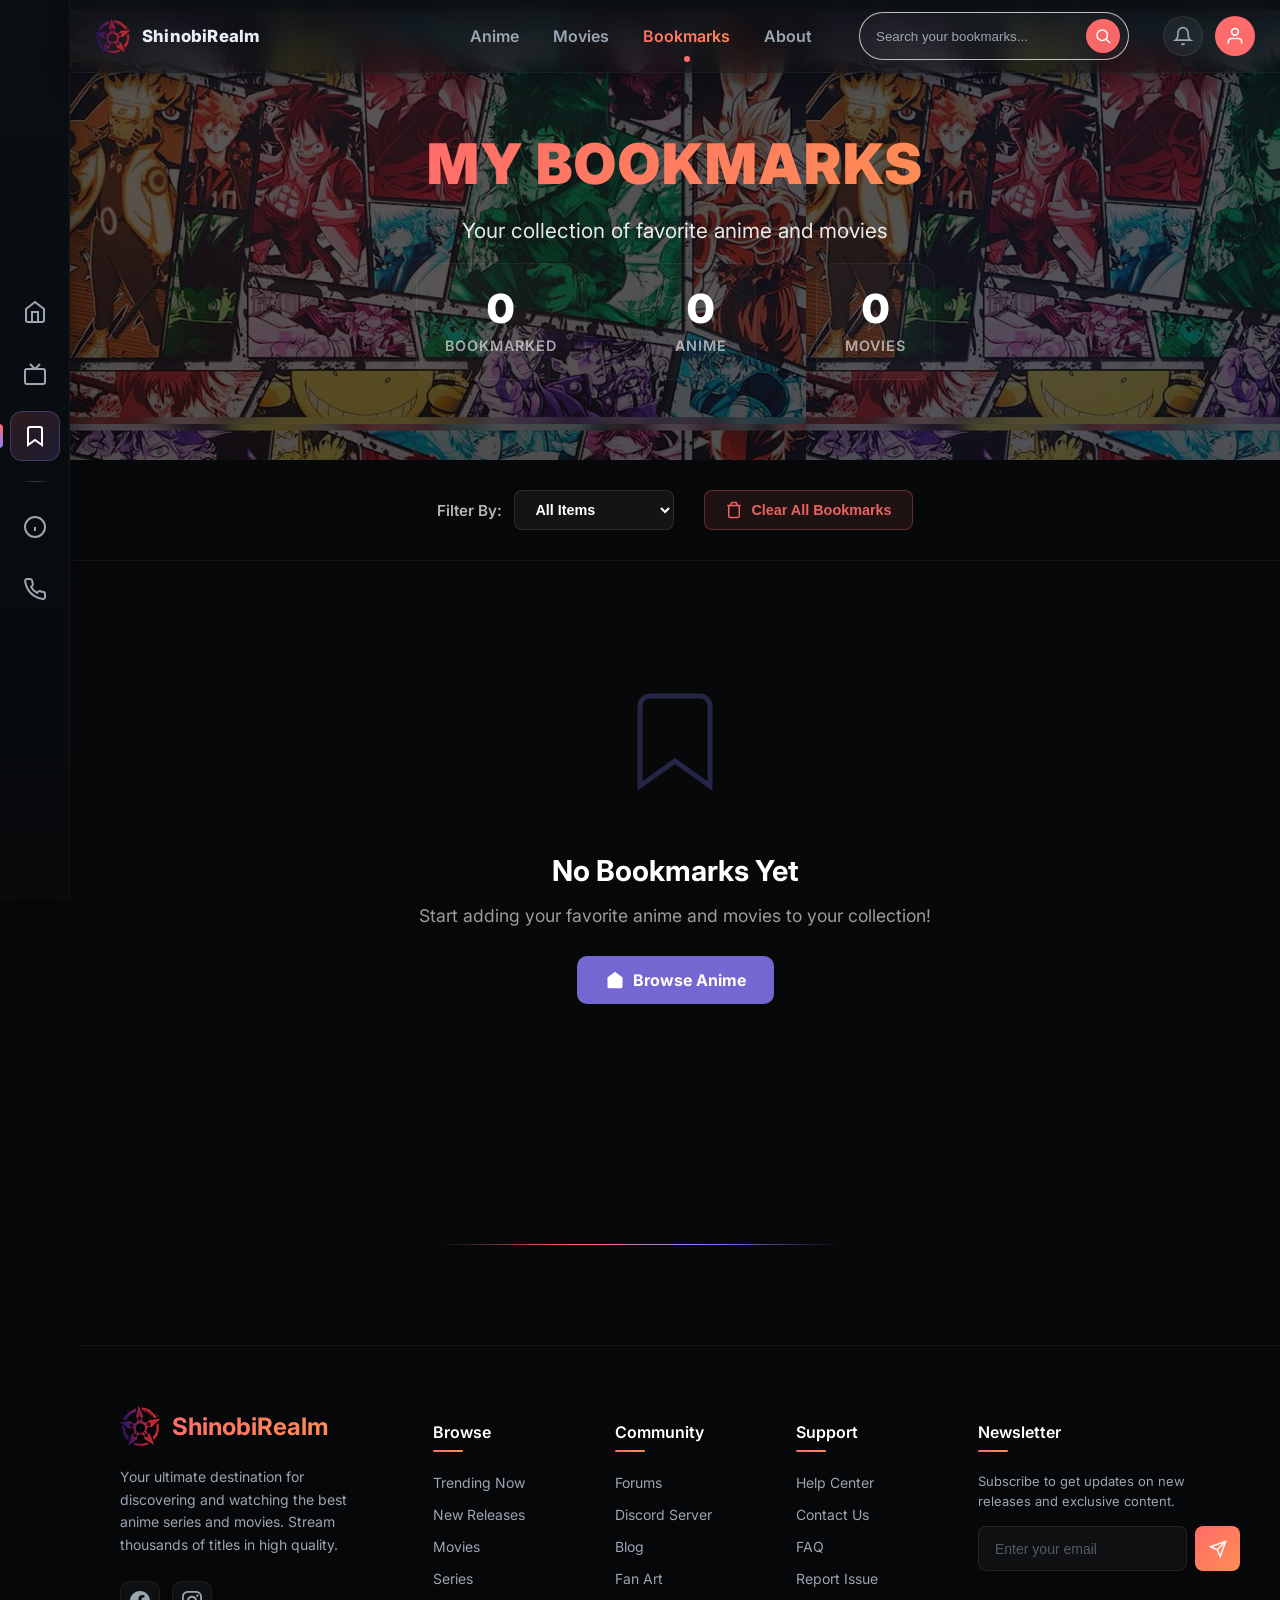
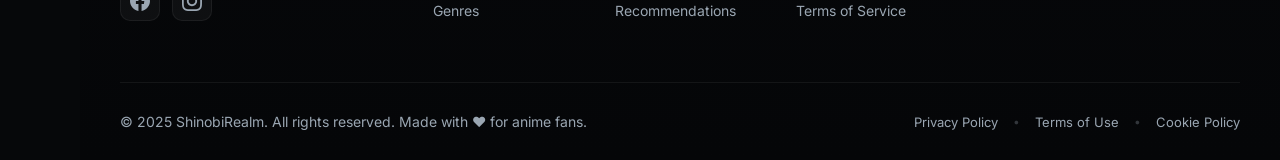
<file: bookmarks.html>
<!DOCTYPE html>
<html lang="en">

<head>
    <meta charset="UTF-8">
    <meta http-equiv="X-UA-Compatible" content="IE=edge">
    <meta name="viewport" content="width=device-width, initial-scale=1.0">
    <title>My Bookmarks - ShinobiRealm</title>
    <link rel="icon" type="image/" href="./image/favicon.png">
    <link rel="stylesheet" href="styles.css">
    <link rel="stylesheet" href="movies.css">
    <link rel="preconnect" href="https://fonts.googleapis.com">
    <link rel="preconnect" href="https://fonts.gstatic.com" crossorigin>
    <link href="https://fonts.googleapis.com/css2?family=Inter:wght@300;400;600;800&display=swap" rel="stylesheet">
</head>

<body>
    <!-- Loading Screen -->
    <div class="page-loader">
        <div class="loader-content">
            <svg class="loader-pokeball" width="100px" height="100px" viewBox="0 0 100 100"
                xmlns="http://www.w3.org/2000/svg">
                <g class="pokeball_group">
                    <path d="M 10 50 A 40 40 0 0 1 90 50 L 10 50" fill="#f44336" stroke="#212121" stroke-width="4" />
                    <path d="M 10 50 A 40 40 0 0 0 90 50 L 10 50" fill="#ffffff" stroke="#212121" stroke-width="4" />
                    <circle cx="50" cy="50" r="14" fill="#ffffff" stroke="#212121" stroke-width="4"></circle>
                    <circle class="flash" cx="50" cy="50" r="7" stroke="#212121" stroke-width="1.5"></circle>
                </g>
            </svg>
            <p class="loader-text">Loading...</p>
        </div>
        <div class="progress-indicator">
            <span class="progress-text">0%</span>
        </div>
    </div>

    <!-- Left Sidebar Navigation -->
    <aside class="sidebar" role="navigation" aria-label="Sidebar Navigation">
        <button class="sidebar-icon" data-section="hero" aria-label="Home" title="Home">
            <svg viewBox="0 0 24 24" width="24" height="24" fill="none" stroke="currentColor" stroke-width="2">
                <path d="M3 9l9-7 9 7v11a2 2 0 0 1-2 2H5a2 2 0 0 1-2-2z"></path>
                <polyline points="9 22 9 12 15 12 15 22"></polyline>
            </svg>
            <span class="sidebar-text">Home</span>
        </button>
        <button class="sidebar-icon" data-section="movies" aria-label="Movies" title="Movies">
            <svg viewBox="0 0 24 24" width="24" height="24" fill="none" stroke="currentColor" stroke-width="2">
                <rect x="2" y="7" width="20" height="15" rx="2" ry="2"></rect>
                <polyline points="17 2 12 7 7 2"></polyline>
            </svg>
            <span class="sidebar-text">Movies</span>
        </button>
        <button class="sidebar-icon active" data-section="bookmarks" aria-label="Bookmarks" title="Bookmarks">
            <svg viewBox="0 0 24 24" width="24" height="24" fill="none" stroke="currentColor" stroke-width="2">
                <path d="M19 21l-7-5-7 5V5a2 2 0 0 1 2-2h10a2 2 0 0 1 2 2z"></path>
            </svg>
            <span class="sidebar-text">Bookmarks</span>
        </button>
        <div class="sidebar-divider"></div>
        <button class="sidebar-icon" data-section="about" aria-label="About" title="About">
            <svg viewBox="0 0 24 24" width="24" height="24" fill="none" stroke="currentColor" stroke-width="2">
                <circle cx="12" cy="12" r="10"></circle>
                <line x1="12" y1="16" x2="12" y2="12"></line>
                <line x1="12" y1="8" x2="12.01" y2="8"></line>
            </svg>
            <span class="sidebar-text">About</span>
        </button>
        <button class="sidebar-icon" data-section="contact" aria-label="Contact" title="Contact">
            <svg viewBox="0 0 24 24" width="24" height="24" fill="none" stroke="currentColor" stroke-width="2">
                <path
                    d="M22 16.92v3a2 2 0 0 1-2.18 2 19.79 19.79 0 0 1-8.63-3.07 19.5 19.5 0 0 1-6-6 19.79 19.79 0 0 1-3.07-8.67A2 2 0 0 1 4.11 2h3a2 2 0 0 1 2 1.72 12.84 12.84 0 0 0 .7 2.81 2 2 0 0 1-.45 2.11L8.09 9.91a16 16 0 0 0 6 6l1.27-1.27a2 2 0 0 1 2.11-.45 12.84 12.84 0 0 0 2.81.7A2 2 0 0 1 22 16.92z">
                </path>
            </svg>
            <span class="sidebar-text">Contact</span>
        </button>
    </aside>

    <!-- Mobile Overlay -->
    <div class="mobile-overlay"></div>

    <header class="site-header" role="banner">
        <div class="header-inner">
            <!-- Hamburger Menu Button -->
            <button class="hamburger-menu" aria-label="Menu">
                <span></span>
                <span></span>
                <span></span>
            </button>

            <div class="brand">
                <div class="logo" aria-hidden="true">
                    <img src="./image/Icon.png" alt="">
                </div>
                <div class="site-title">
                    <span class="name">ShinobiRealm</span>
                </div>
            </div>

            <nav class="header-nav" role="navigation" aria-label="Main Navigation">
                <ul class="nav-list">
                    <li><a href="index.html" class="nav-btn">Anime</a></li>
                    <li><a href="movies.html" class="nav-btn">Movies</a></li>
                    <li><a href="bookmarks.html" class="nav-btn active">Bookmarks</a></li>
                    <li><a href="about.html" class="nav-btn">About</a></li>
                </ul>
            </nav>

            <div class="search-area">
                <form id="searchForm" class="search-form" role="search" aria-label="Search bookmarks">
                    <label for="searchInput" class="visually-hidden">Search bookmarks</label>
                    <input id="searchInput" name="q" type="search" placeholder="Search your bookmarks..."
                        autocomplete="off">
                    <button type="submit" class="search-btn" aria-label="Search">
                        <svg viewBox="0 0 24 24" width="18" height="18" fill="none" stroke="currentColor"
                            stroke-width="2" stroke-linecap="round" stroke-linejoin="round">
                            <circle cx="11" cy="11" r="7"></circle>
                            <line x1="21" y1="21" x2="16.65" y2="16.65"></line>
                        </svg>
                    </button>
                </form>
            </div>

            <div class="header-icons">
                <button class="header-icon-btn" aria-label="Notifications">
                    <svg viewBox="0 0 24 24" width="20" height="20" fill="none" stroke="currentColor" stroke-width="2">
                        <path d="M18 8A6 6 0 0 0 6 8c0 7-3 9-3 9h18s-3-2-3-9"></path>
                        <path d="M13.73 21a2 2 0 0 1-3.46 0"></path>
                    </svg>
                </button>
                <button class="header-icon-btn user-avatar" aria-label="User Profile">
                    <svg viewBox="0 0 24 24" width="20" height="20" fill="none" stroke="currentColor" stroke-width="2">
                        <path d="M20 21v-2a4 4 0 0 0-4-4H8a4 4 0 0 0-4 4v2"></path>
                        <circle cx="12" cy="7" r="4"></circle>
                    </svg>
                </button>
            </div>
        </div>
    </header>

    <!-- Bookmarks Hero Banner -->
    <section class="movies-hero">
        <div class="movies-hero-overlay"></div>
        <div class="movies-hero-content">
            <h1 class="movies-hero-title">My Bookmarks</h1>
            <p class="movies-hero-subtitle">Your collection of favorite anime and movies</p>
            <div class="movies-hero-stats">
                <div class="stat-item">
                    <span class="stat-number" id="totalBookmarks">0</span>
                    <span class="stat-label">Bookmarked</span>
                </div>
                <div class="stat-item">
                    <span class="stat-number" id="animeCount">0</span>
                    <span class="stat-label">Anime</span>
                </div>
                <div class="stat-item">
                    <span class="stat-number" id="moviesCount">0</span>
                    <span class="stat-label">Movies</span>
                </div>
            </div>
        </div>
    </section>

    <!-- Filter Section -->
    <section class="movies-filter-section">
        <div class="movies-container">
            <div class="filter-bar">
                <div class="filter-group">
                    <label class="filter-label">Filter By:</label>
                    <select id="typeFilter" class="filter-select">
                        <option value="all">All Items</option>
                        <option value="anime">Anime Only</option>
                        <option value="movie">Movies Only</option>
                    </select>
                </div>
                <button id="clearAllBtn" class="clear-all-btn">
                    <svg width="18" height="18" viewBox="0 0 24 24" fill="none" stroke="currentColor" stroke-width="2">
                        <polyline points="3 6 5 6 21 6"></polyline>
                        <path d="M19 6v14a2 2 0 0 1-2 2H7a2 2 0 0 1-2-2V6m3 0V4a2 2 0 0 1 2-2h4a2 2 0 0 1 2 2v2"></path>
                    </svg>
                    Clear All Bookmarks
                </button>
            </div>
        </div>
    </section>

    <!-- Bookmarks Grid Section -->
    <section class="movies-section">
        <div class="movies-container">
            <div class="movies-grid" id="bookmarksGrid">
                <!-- Bookmarks will be populated by JavaScript -->
            </div>
        </div>
    </section>
    <!-- Section Devider  -->
    <div class="section-divider"></div>

    <!-- Footer -->
    <footer class="site-footer">
        <div class="footer-container">
            <div class="footer-top">
                <div class="footer-column footer-brand">
                    <div class="footer-logo">
                        <img src="./image/Icon.png" alt="ShinobiRealm Logo">
                        <span class="footer-title">ShinobiRealm</span>
                    </div>
                    <p class="footer-description">Your ultimate destination for discovering and watching the best anime
                        series and movies. Stream thousands of titles in high quality.</p>
                    <div class="footer-social">
                        <a href="https://www.facebook.com/share/19voPLTj8J/" target="_blank" rel="noopener noreferrer"
                            class="social-link" aria-label="Facebook">
                            <svg viewBox="0 0 24 24" width="20" height="20" fill="currentColor">
                                <path
                                    d="M24 12.073c0-6.627-5.373-12-12-12s-12 5.373-12 12c0 5.99 4.388 10.954 10.125 11.854v-8.385H7.078v-3.47h3.047V9.43c0-3.007 1.792-4.669 4.533-4.669 1.312 0 2.686.235 2.686.235v2.953H15.83c-1.491 0-1.956.925-1.956 1.874v2.25h3.328l-.532 3.47h-2.796v8.385C19.612 23.027 24 18.062 24 12.073z" />
                            </svg>
                        </a>
                        <a href="https://www.instagram.com/rpankoj32?igsh=cHp5Ymx5MGNkdjFz&utm_source=ig_contact_invite"
                            target="_blank" rel="noopener noreferrer" class="social-link" aria-label="Instagram">
                            <svg viewBox="0 0 24 24" width="20" height="20" fill="currentColor">
                                <path
                                    d="M12 0C8.74 0 8.333.015 7.053.072 5.775.132 4.905.333 4.14.63c-.789.306-1.459.717-2.126 1.384S.935 3.35.63 4.14C.333 4.905.131 5.775.072 7.053.012 8.333 0 8.74 0 12s.015 3.667.072 4.947c.06 1.277.261 2.148.558 2.913.306.788.717 1.459 1.384 2.126.667.666 1.336 1.079 2.126 1.384.766.296 1.636.499 2.913.558C8.333 23.988 8.74 24 12 24s3.667-.015 4.947-.072c1.277-.06 2.148-.262 2.913-.558.788-.306 1.459-.718 2.126-1.384.666-.667 1.079-1.335 1.384-2.126.296-.765.499-1.636.558-2.913.06-1.28.072-1.687.072-4.947s-.015-3.667-.072-4.947c-.06-1.277-.262-2.149-.558-2.913-.306-.789-.718-1.459-1.384-2.126C21.319 1.347 20.651.935 19.86.63c-.765-.297-1.636-.499-2.913-.558C15.667.012 15.26 0 12 0zm0 2.16c3.203 0 3.585.016 4.85.071 1.17.055 1.805.249 2.227.415.562.217.96.477 1.382.896.419.42.679.819.896 1.381.164.422.36 1.057.413 2.227.057 1.266.07 1.646.07 4.85s-.015 3.585-.074 4.85c-.061 1.17-.256 1.805-.421 2.227-.224.562-.479.96-.899 1.382-.419.419-.824.679-1.38.896-.42.164-1.065.36-2.235.413-1.274.057-1.649.07-4.859.07-3.211 0-3.586-.015-4.859-.074-1.171-.061-1.816-.256-2.236-.421-.569-.224-.96-.479-1.379-.899-.421-.419-.69-.824-.9-1.38-.165-.42-.359-1.065-.42-2.235-.045-1.26-.061-1.649-.061-4.844 0-3.196.016-3.586.061-4.861.061-1.17.255-1.814.42-2.234.21-.57.479-.96.9-1.381.419-.419.81-.689 1.379-.898.42-.166 1.051-.361 2.221-.421 1.275-.045 1.65-.06 4.859-.06l.045.03zm0 3.678c-3.405 0-6.162 2.76-6.162 6.162 0 3.405 2.76 6.162 6.162 6.162 3.405 0 6.162-2.76 6.162-6.162 0-3.405-2.76-6.162-6.162-6.162zM12 16c-2.21 0-4-1.79-4-4s1.79-4 4-4 4 1.79 4 4-1.79 4-4 4zm7.846-10.405c0 .795-.646 1.44-1.44 1.44-.795 0-1.44-.646-1.44-1.44 0-.794.646-1.439 1.44-1.439.793-.001 1.44.645 1.44 1.439z" />
                            </svg>
                        </a>
                    </div>
                </div>

                <div class="footer-column">
                    <h3 class="footer-heading">Browse</h3>
                    <ul class="footer-links">
                        <li><a href="index.html">Trending Now</a></li>
                        <li><a href="index.html">New Releases</a></li>
                        <li><a href="movies.html">Movies</a></li>
                        <li><a href="#">Series</a></li>
                        <li><a href="#">Genres</a></li>
                    </ul>
                </div>

                <div class="footer-column">
                    <h3 class="footer-heading">Community</h3>
                    <ul class="footer-links">
                        <li><a href="#">Forums</a></li>
                        <li><a href="#">Discord Server</a></li>
                        <li><a href="#">Blog</a></li>
                        <li><a href="#">Fan Art</a></li>
                        <li><a href="#">Recommendations</a></li>
                    </ul>
                </div>

                <div class="footer-column">
                    <h3 class="footer-heading">Support</h3>
                    <ul class="footer-links">
                        <li><a href="#">Help Center</a></li>
                        <li><a href="#">Contact Us</a></li>
                        <li><a href="#">FAQ</a></li>
                        <li><a href="#">Report Issue</a></li>
                        <li><a href="#">Terms of Service</a></li>
                    </ul>
                </div>

                <div class="footer-column">
                    <h3 class="footer-heading">Newsletter</h3>
                    <p class="footer-newsletter-text">Subscribe to get updates on new releases and exclusive content.
                    </p>
                    <form class="footer-newsletter">
                        <input type="email" placeholder="Enter your email" aria-label="Email for newsletter">
                        <button type="submit" aria-label="Subscribe">
                            <svg viewBox="0 0 24 24" width="18" height="18" fill="none" stroke="currentColor"
                                stroke-width="2">
                                <line x1="22" y1="2" x2="11" y2="13"></line>
                                <polygon points="22 2 15 22 11 13 2 9 22 2"></polygon>
                            </svg>
                        </button>
                    </form>
                </div>
            </div>

            <div class="footer-bottom">
                <p class="footer-copyright">&copy; 2025 ShinobiRealm. All rights reserved. Made with ❤️ for anime fans.
                </p>
                <div class="footer-bottom-links">
                    <a href="#">Privacy Policy</a>
                    <span class="separator">•</span>
                    <a href="#">Terms of Use</a>
                    <span class="separator">•</span>
                    <a href="#">Cookie Policy</a>
                </div>
            </div>
        </div>
    </footer>

    <script src="bookmarks.js"></script>
</body>

</html>
</file>
<file: styles.css>
:root {
    --bg: #06080a;
    /* --bg: #0b0f14; */
    --panel: #0f1720;
    --muted: #9aa6b2;
    --accent1: #ff6b6b;
    --accent2: #8e7bff;
    --glass: rgba(255, 255, 255, 0.04);
}

* {
    box-sizing: border-box
}

html,
body {
    height: 100%;
    user-select: none;
}

body {
    margin: 0;
    scroll-behavior: smooth;
    font-family: Inter, system-ui, -apple-system, "Segoe UI", Roboto, "Helvetica Neue", Arial;
    background: linear-gradient(180deg, var(--bg) 0%, #06080a 100%);
    color: #e6eef6;
    -webkit-font-smoothing: antialiased;
    -moz-osx-font-smoothing: grayscale;
    transition: transform 0.6s cubic-bezier(0.4, 0, 0.2, 1), opacity 0.3s ease;
    transform-origin: center center;
}

body.page-transitioning {
    transform: perspective(1200px) translateZ(-150px) scale(0.95);
    opacity: 0.5;
}

/* ============================================
   LOADING SCREEN
   ============================================ */
.page-loader {
    position: fixed;
    top: 0;
    left: 0;
    width: 100%;
    height: 100%;
    background: linear-gradient(180deg, var(--bg) 0%, #06080a 100%);
    display: flex;
    align-items: center;
    justify-content: center;
    z-index: 9999;
    opacity: 1;
    transition: opacity 0.5s ease, visibility 0.5s ease;
}

.page-loader.hidden {
    opacity: 0;
    visibility: hidden;
    pointer-events: none;
}

.loader-content {
    text-align: center;
}

.loader-pokeball {
    filter: drop-shadow(0 10px 30px rgba(244, 67, 54, 0.3));
    margin-bottom: 20px;
}

.pokeball_group {
    animation: wiggle 1.25s ease-in-out infinite;
    transform-origin: 50% 90%;
}

.flash {
    animation: flash_anim 1.25s linear infinite;
    animation-delay: 0.5s;
}

@keyframes wiggle {
    0% {
        transform: rotate(0deg);
    }

    20% {
        transform: rotate(-12deg);
    }

    40% {
        transform: rotate(10deg);
    }

    60% {
        transform: rotate(-8deg);
    }

    80% {
        transform: rotate(4deg);
    }

    100% {
        transform: rotate(0deg);
    }
}

@keyframes flash_anim {

    0%,
    90% {
        fill: #fdd835;
    }

    95%,
    100% {
        fill: #fff;
    }
}

.loader-spinner {
    width: 50px;
    height: 50px;
    margin: 0 auto 20px;
    border: 4px solid rgba(255, 107, 107, 0.2);
    border-top: 4px solid var(--accent1);
    border-radius: 50%;
    animation: spin 1s linear infinite;
}

@keyframes spin {
    0% {
        transform: rotate(0deg);
    }

    100% {
        transform: rotate(360deg);
    }
}

.loader-text {
    color: var(--muted);
    font-size: 14px;
    font-weight: 500;
    letter-spacing: 1px;
    animation: pulse 1.5s ease-in-out infinite;
}

@keyframes pulse {

    0%,
    100% {
        opacity: 0.6;
    }

    50% {
        opacity: 1;
    }
}

.progress-indicator {
    position: absolute;
    bottom: 40px;
    right: 40px;
    background: rgba(255, 107, 107, 0.1);
    border: 2px solid var(--accent1);
    padding: 12px 24px;
    border-radius: 30px;
    backdrop-filter: blur(10px);
    box-shadow: 0 4px 15px rgba(255, 107, 107, 0.2);
}

.progress-text {
    font-size: 16px;
    font-weight: 700;
    background: linear-gradient(135deg, var(--accent1), #ff8e53);
    -webkit-background-clip: text;
    -webkit-text-fill-color: transparent;
    background-clip: text;
    letter-spacing: 0.5px;
}

/* ============================================
   CUSTOM SCROLLBAR DESIGN
   ============================================ */
/* For Webkit browsers (Chrome, Safari, Edge) */
::-webkit-scrollbar {
    width: 12px;
    height: 12px;
}

::-webkit-scrollbar-track {
    background: #0a0e12;
    border-left: 1px solid rgba(255, 255, 255, 0.05);
}

::-webkit-scrollbar-thumb {
    background: linear-gradient(180deg, var(--accent1), var(--accent2));
    border-radius: 6px;
    border: 2px solid #0a0e12;
    transition: all 0.3s ease;
}

::-webkit-scrollbar-thumb:hover {
    background: linear-gradient(180deg, #ff8585, #a895ff);
    border-color: rgba(255, 255, 255, 0.1);
}

::-webkit-scrollbar-thumb:active {
    background: linear-gradient(180deg, #ff5252, #7b5fff);
}

/* For Firefox */
* {
    scrollbar-width: thin;
    scrollbar-color: var(--accent1) #0a0e12;
}

/* ============================================
   HEADER & NAVIGATION
   ============================================ */
.site-header {
    position: fixed;
    top: 0;
    left: 0;
    right: 0;
    z-index: 40;
    backdrop-filter: blur(12px);
    background: linear-gradient(180deg, rgba(11, 15, 20, 0.85), rgba(10, 12, 14, 0.5));
    box-shadow: 0 6px 20px rgba(2, 6, 10, 0.4);
    border-bottom: 1px solid rgba(255, 255, 255, 0.06);
    animation: slideDown .6s cubic-bezier(.2, .9, .2, 1) both;
    margin-left: 70px;
    /* Adjusted for sidebar */
}

.header-inner {
    max-width: 1200px;
    margin: 0 auto;
    padding: 12px 20px;
    display: flex;
    gap: 20px;
    align-items: center;
}

.brand {
    display: flex;
    align-items: center;
    gap: 12px
}

.logo {
    display: flex;
    align-items: center;
    justify-content: center;
}

.logo img {
    width: 35px;
}

.site-title {
    display: flex;
    flex-direction: column;
    line-height: 1
}

.name {
    font-weight: 800;
    font-size: 1.05rem;
    letter-spacing: 0.2px
}

.tag {
    font-size: 0.72rem;
    color: var(--muted);
    margin-top: 2px
}

.header-nav {
    margin-left: auto
}

.nav-list {
    display: flex;
    list-style: none;
    margin: 0;
    padding: 0;
    gap: 8px;
    align-items: center
}

.nav-btn {
    background: transparent;
    border: 1px solid transparent;
    color: var(--muted);
    padding: 8px 12px;
    border-radius: 8px;
    cursor: pointer;
    font-weight: 600;
    text-decoration: none;
    display: inline-block;
    transition: all 0.3s cubic-bezier(0.4, 0, 0.2, 1);
}

.nav-btn:hover {
    color: var(--accent2);
    background: linear-gradient(90deg, rgba(142, 123, 255, 0.06), rgba(255, 107, 107, 0.03));
    transform: translateY(-2px);
    box-shadow: 0 6px 18px rgba(0, 0, 0, 0.4);
}

.nav-btn.active {
    background: linear-gradient(135deg, var(--accent1), #ff8e53);
    -webkit-background-clip: text;
    -webkit-text-fill-color: transparent;
    background-clip: text;
    color: #fff;
    /* Fallback for non-webkit */
    position: relative;
}

.nav-btn.active::after {
    content: '';
    position: absolute;
    bottom: -8px;
    left: 50%;
    transform: translateX(-50%);
    width: 6px;
    height: 6px;
    background: var(--accent1);
    border-radius: 50%;
}


.search-area {
    margin-left: 14px
}

.search-form {
    display: flex;
    align-items: center;
    background: var(--glass);
    border-radius: 999px;
    padding: 6px;
    border: 1px solid rgba(255, 255, 255, 0.708);
    transition: box-shadow .18s ease
}

.search-form:focus-within {
    box-shadow: 0 6px 30px rgba(142, 123, 255, 0.08)
}

.search-form input {
    background: transparent;
    border: 0;
    color: inherit;
    padding: 8px 10px;
    width: 220px;
    outline: none;
    font-weight: 500
}

.search-form input::placeholder {
    color: var(--muted)
}

.search-btn {
    background-color: var(--accent1);
    border: 0;
    padding: 8px;
    border-radius: 999px;
    display: flex;
    align-items: center;
    justify-content: center;
    color: white;
    margin-right: 2px;
    cursor: pointer
}

.search-btn svg {
    filter: drop-shadow(0 4px 10px rgba(0, 0, 0, 0.5))
}

.visually-hidden {
    position: absolute !important;
    height: 1px;
    width: 1px;
    overflow: hidden;
    clip: rect(1px, 1px, 1px, 1px);
    white-space: nowrap
}

.header-icons {
    display: flex;
    align-items: center;
    gap: 12px;
    margin-left: 14px;
}

.header-icon-btn {
    width: 40px;
    height: 40px;
    background: rgba(255, 255, 255, 0.05);
    border: 1px solid rgba(255, 255, 255, 0.08);
    border-radius: 50%;
    display: flex;
    align-items: center;
    justify-content: center;
    cursor: pointer;
    color: var(--muted);
    transition: all 0.3s ease;
}

.header-icon-btn:hover {
    background: rgba(255, 255, 255, 0.1);
    color: #fff;
    transform: scale(1.05);
}

.user-avatar {
    background-color: var(--accent1);
    border-color: transparent;
    color: #fff;
}

/* Animations */
@keyframes slideDown {
    from {
        transform: translateY(-16px);
        opacity: 0
    }

    to {
        transform: none;
        opacity: 1
    }
}

@keyframes logoFloat {
    0% {
        transform: translateY(0) rotate(0)
    }

    50% {
        transform: translateY(-4px) rotate(2deg)
    }

    100% {
        transform: translateY(0) rotate(0)
    }
}

/* small helper for main area */
.site-main {
    max-width: 100%;
    margin: 0;
    padding: 0;
}

/* ============================================
   HERO SLIDER SECTION
   ============================================ */
.hero-slider {
    position: relative;
    width: 100%;
    height: 100vh;
    overflow: hidden;
    background: #000;
}

.slider-container {
    position: relative;
    width: 100%;
    height: 100%;
}

.slide {
    position: absolute;
    top: 0;
    left: 0;
    width: 100%;
    height: 100%;
    opacity: 0;
    pointer-events: none;
    transition: opacity 0.8s ease-in-out;
}

.slide.active {
    opacity: 1;
    pointer-events: auto;
}

.slide-bg {
    position: absolute;
    top: 0;
    left: 0;
    width: 100%;
    height: 100%;
    background-size: cover;
    background-position: center;
    background-repeat: no-repeat;
    transform: scale(1);
    transition: transform 8s ease-out;
}

.slide.active .slide-bg {
    animation: slowZoom 8s ease-out forwards;
}

@keyframes slowZoom {
    from {
        transform: scale(1);
    }

    to {
        transform: scale(1.08);
    }
}

/* Dark overlay for readability */
.slide-overlay {
    position: absolute;
    top: 0;
    left: 0;
    width: 100%;
    height: 100%;
    background: linear-gradient(to right, rgba(0, 0, 0, 0) 20%, rgba(0, 0, 0, 0.515) 50%, rgba(0, 0, 0, 0.6) 100%),
        linear-gradient(to bottom, transparent 0%, transparent 60%, rgba(0, 0, 0, 0.95) 100%);
    z-index: 1;
}

.slide-content {
    position: relative;
    z-index: 2;
    height: 100%;
    max-width: 1200px;
    margin: 0 auto;
    padding: 0 40px;
    display: flex;
    align-items: center;
}

.content-left {
    flex: 1;
    /* Mostly empty as requested */
}



.content-right {
    flex: 1;
    display: flex;
    flex-direction: column;
    padding: 30px;
    gap: 10px;
    animation: slideInRight 0.8s cubic-bezier(0.2, 0.9, 0.2, 1) backwards;
    animation-delay: 0.3s;
    backdrop-filter: blur(8px) saturate(200%);
    -webkit-backdrop-filter: blur(8px) saturate(200%);
    background-color: rgba(0, 0, 0, 0.51);
    border-radius: 12px;
    border: 1px solid rgba(255, 255, 255, 0.125);
}

@keyframes slideInRight {
    from {
        transform: translateX(60px);
        opacity: 0;
    }

    to {
        transform: translateX(0);
        opacity: 1;
    }
}

.anime-title {
    font-size: 3.5rem;
    font-weight: 800;
    line-height: 1.1;
    margin: 0;
    background: linear-gradient(135deg, #fff 0%, #cfe7ff 100%);
    -webkit-background-clip: text;
    -webkit-text-fill-color: transparent;
    background-clip: text;
    text-shadow: 0 8px 24px rgba(0, 0, 0, 0.6);
    animation: fadeInUp 0.6s ease-out backwards;
    animation-delay: 0.4s;
}

@keyframes fadeInUp {
    from {
        transform: translateY(30px);
        opacity: 0;
    }

    to {
        transform: translateY(0);
        opacity: 1;
    }
}

.anime-meta {
    display: flex;
    gap: 16px;
    align-items: center;
    font-size: 0.95rem;
    color: var(--muted);
    animation: fadeInUp 0.6s ease-out backwards;
    animation-delay: 0.5s;
}

.meta-item {
    display: flex;
    align-items: center;
    gap: 6px;
}

.meta-item strong {
    color: #fff;
}

.anime-description {
    font-size: 1.05rem;
    line-height: 1.4;
    color: #d0dce8;
    max-width: 540px;
    animation: fadeInUp 0.6s ease-out backwards;
    animation-delay: 0.6s;
}

.anime-link {
    margin-top: 4px;
    animation: fadeInUp 0.6s ease-out backwards;
    animation-delay: 0.65s;
}

.anime-link a {
    color: var(--accent2);
    text-decoration: none;
    font-weight: 600;
    display: inline-flex;
    align-items: center;
    gap: 6px;
    transition: color 0.2s ease;
}

.anime-link a:hover {
    color: var(--accent1);
}

.anime-actions {
    display: flex;
    gap: 16px;
    margin-top: 12px;
    animation: fadeInUp 0.6s ease-out backwards;
    animation-delay: 0.7s;
}

.btn {
    padding: 14px 32px;
    font-size: 1rem;
    font-weight: 700;
    border: none;
    border-radius: 8px;
    cursor: pointer;
    transition: all 0.3s ease;
    display: inline-flex;
    align-items: center;
    gap: 8px;
}

.btn-primary {
    background-color: var(--accent1);
    color: #fff;
    box-shadow: 0 8px 24px rgba(255, 94, 0, 0.3);
}

.btn-primary:hover {
    transform: translateY(-3px);
    box-shadow: 0 12px 32px rgba(255, 64, 0, 0.5);
}

.btn-secondary {
    background: rgba(255, 255, 255, 0.08);
    color: #fff;
    border: 1px solid rgba(255, 255, 255, 0.15);
}

.btn-secondary:hover {
    background: rgba(255, 255, 255, 0.15);
    transform: translateY(-3px);
}

/* Slider Navigation Buttons */
.slider-nav {
    position: absolute;
    top: 50%;
    transform: translateY(-50%);
    z-index: 10;
    background: rgba(255, 255, 255, 0.08);
    backdrop-filter: blur(8px);
    border: 1px solid rgba(246, 0, 0, 0.1);
    border-radius: 50%;
    width: 60px;
    height: 60px;
    display: flex;
    align-items: center;
    justify-content: center;
    cursor: pointer;
    color: #fff;
    transition: all 0.3s ease;
}

.slider-nav:hover {
    background: rgba(255, 255, 255, 0.18);
    transform: translateY(-50%) scale(1.1);
    box-shadow: 0 8px 24px rgba(0, 0, 0, 0.4);
}

.slider-prev {
    left: 100px;
}

.slider-next {
    right: 30px;
}

/* Slider Indicators */
.slider-indicators {
    position: absolute;
    bottom: 40px;
    left: 50%;
    transform: translateX(-50%);
    z-index: 10;
    display: flex;
    gap: 12px;
}

.indicator {
    width: 12px;
    height: 12px;
    border-radius: 50%;
    background: rgba(255, 255, 255, 0.3);
    cursor: pointer;
    transition: all 0.3s ease;
}

.indicator.active {
    background: #f56d79;
    width: 42px;
    border-radius: 6px;
}

/* ============================================
   SIDEBAR NAVIGATION
   ============================================ */
.sidebar {
    position: fixed;
    left: 0;
    top: 0;
    height: 100vh;
    width: 70px;
    background: linear-gradient(180deg, rgba(11, 15, 20, 0.95), rgba(8, 10, 12, 0.98));
    backdrop-filter: blur(10px);
    border-right: 1px solid rgba(255, 255, 255, 0.05);
    display: flex;
    flex-direction: column;
    align-items: center;
    justify-content: center;
    padding: 20px 0;
    gap: 12px;
    z-index: 35;
    box-shadow: 4px 0 24px rgba(0, 0, 0, 0.3);
}

.sidebar-divider {
    width: 30px;
    height: 1px;
    background: linear-gradient(90deg, transparent, rgba(255, 255, 255, 0.2), transparent);
    margin: 8px 0;
}

.sidebar-icon {
    width: 50px;
    height: 50px;
    background: transparent;
    border: 1px solid transparent;
    border-radius: 12px;
    display: flex;
    align-items: center;
    justify-content: center;
    cursor: pointer;
    color: var(--muted);
    transition: all 0.4s cubic-bezier(0.4, 0, 0.2, 1);
    position: relative;
    will-change: transform, background, color, border-color;
}

.sidebar-icon svg {
    transition: all 0.4s cubic-bezier(0.4, 0, 0.2, 1);
}

.sidebar-icon:hover {
    background: rgba(142, 123, 255, 0.1);
    color: #fff;
    transform: translateX(4px) scale(1.05);
}

.sidebar-icon.active {
    background: linear-gradient(135deg, rgba(255, 107, 107, 0.15), rgba(142, 123, 255, 0.15));
    color: #fff;
    border-color: rgba(142, 123, 255, 0.3);
}

.sidebar-icon.active::before {
    content: '';
    position: absolute;
    left: -12px;
    top: 50%;
    transform: translateY(-50%);
    width: 4px;
    height: 24px;
    background: linear-gradient(180deg, var(--accent1), var(--accent2));
    border-radius: 0 4px 4px 0;
    transition: opacity 0.4s cubic-bezier(0.4, 0, 0.2, 1);
    opacity: 1;
}

/* ============================================
   HERO UPDATES - LIVE BADGE (HIDDEN)
   ============================================ */
.live-badge {
    display: none !important;
}

.add-to-list-btn {
    width: 52px;
    height: 52px;
    background: rgba(255, 255, 255, 0.1);
    border: 1px solid rgba(255, 255, 255, 0.2);
    border-radius: 8px;
    display: flex;
    align-items: center;
    justify-content: center;
    cursor: pointer;
    color: #fff;
    font-size: 1.5rem;
    transition: all 0.3s ease;
}

.add-to-list-btn:hover {
    background: rgba(255, 255, 255, 0.2);
    transform: translateY(-3px) rotate(90deg);
}

/* ============================================
   FEATURED ANIME SECTION (Best New Anime)
   ============================================ */
.featured-section {
    background: linear-gradient(180deg, #06080a 0%, var(--bg) 100%);
    padding: 60px 0 40px 0;
    margin-left: 70px;
}

.featured-container {
    max-width: 100vw;
    margin: 0 auto;
    padding: 0 40px;
}

.section-header {
    display: flex;
    justify-content: space-between;
    align-items: center;
    margin-bottom: 40px;
    padding-bottom: 20px;
    border-bottom: 1px solid rgba(255, 255, 255, 0.05);
}

.section-header-content {
    flex: 1;
}

.section-title {
    font-size: 1.8rem;
    font-weight: 800;
    margin-bottom: 8px;
    color: #fff;
    text-transform: uppercase;
    letter-spacing: 1px;
    background: linear-gradient(90deg, #fff 0%, rgba(255, 255, 255, 0.8) 100%);
    -webkit-background-clip: text;
    background-clip: text;
    animation: fadeInUp 0.6s ease-out;
}

.section-subtitle {
    font-size: 0.95rem;
    color: rgba(255, 255, 255, 0.6);
    margin: 0;
    font-weight: 400;
    letter-spacing: 0.3px;
    animation: fadeInUp 0.6s ease-out 0.2s backwards;
}

.view-all-btn {
    background: rgba(255, 107, 107, 0.1);
    border: 1px solid rgba(255, 107, 107, 0.3);
    color: var(--accent1);
    padding: 12px 24px;
    border-radius: 25px;
    font-size: 0.9rem;
    font-weight: 600;
    cursor: pointer;
    display: flex;
    align-items: center;
    gap: 8px;
    transition: all 0.3s ease;
    text-transform: uppercase;
    letter-spacing: 0.5px;
    animation: fadeInUp 0.6s ease-out 0.3s backwards;
}

.view-all-btn:hover {
    background: rgba(255, 107, 107, 0.2);
    border-color: var(--accent1);
    transform: translateX(5px);
    box-shadow: 0 4px 15px rgba(255, 107, 107, 0.3);
}

.view-all-btn svg {
    transition: transform 0.3s ease;
}

.view-all-btn:hover svg {
    transform: translateX(3px);
}

.year-highlight {
    color: var(--accent1);
}

.site-highlight {
    color: var(--accent2);
}

.featured-slider {
    position: relative;
    overflow: hidden;
    padding: 10px 0;
}

.featured-grid {
    display: flex;
    align-items: center;
    justify-content: center;
    gap: 30px;
    padding: 0 100px;
    position: relative;
    min-height: 550px;
}

.featured-card {
    position: absolute;
    border-radius: 16px;
    overflow: hidden;
    cursor: pointer;
    transition: all 0.6s cubic-bezier(0.4, 0, 0.2, 1);
    background: var(--panel);
    border: 2px solid rgba(142, 123, 255, 0.2);
    box-shadow: 0 8px 24px rgba(0, 0, 0, 0.4);
    width: 350px;
    height: 97%;
    transform-origin: center;
}

/* Card positioning and scale based on position - 6 cards visible */
.featured-card[data-position="center"] {
    z-index: 6;
    transform: translateX(0) scale(1);
    opacity: 1;
    pointer-events: auto;

}

.featured-card[data-position="left-1"] {
    z-index: 5;
    transform: translateX(-340px) scale(0.88);
    opacity: 0.5;
    pointer-events: auto;
}

.featured-card[data-position="right-1"] {
    z-index: 5;
    transform: translateX(340px) scale(0.88);
    opacity: 0.5;
    pointer-events: auto;
}

.featured-card[data-position="left-2"] {
    z-index: 4;
    transform: translateX(-640px) scale(0.75);
    opacity: 0.35;
    pointer-events: auto;
}

.featured-card[data-position="right-2"] {
    z-index: 4;
    transform: translateX(640px) scale(0.75);
    opacity: 0.35;
    pointer-events: auto;
}

.featured-card[data-position="left-3"] {
    z-index: 3;
    transform: translateX(-920px) scale(0.65);
    opacity: 0.2;
    pointer-events: auto;
}

.featured-card[data-position="right-3"] {
    z-index: 3;
    transform: translateX(920px) scale(0.65);
    opacity: 0.2;
    pointer-events: auto;
}

.featured-card[data-position="hidden"] {
    z-index: 1;
    transform: translateX(0) scale(0.5);
    opacity: 0;
    pointer-events: none;
}

.featured-card[data-position="center"]:hover {
    transform: translateX(0) scale(1.05);
    border-color: rgba(142, 123, 255, 0.8);
    box-shadow: 0 20px 60px rgba(142, 123, 255, 0.4);
}


.featured-card-image {
    width: 100%;
    aspect-ratio: 2/3;
    object-fit: cover;
    display: block;
}

.featured-card-content {
    position: absolute;
    bottom: 0;
    left: 0;
    right: 0;
    background: linear-gradient(to top, rgba(0, 0, 0, 0.95) 0%, rgba(0, 0, 0, 0.7) 60%, transparent 100%);
    padding: 80px 20px 20px;
}

.featured-card-title {
    font-size: 1.3rem;
    font-weight: 800;
    margin: 0 0 8px 0;
    color: #fff;
    text-transform: uppercase;
    line-height: 1.2;
}

.featured-card-desc {
    font-size: 0.85rem;
    line-height: 1.5;
    color: rgba(255, 255, 255, 0.8);
    margin-bottom: 16px;
    display: -webkit-box;
    line-clamp: 2;
    -webkit-line-clamp: 2;
    -webkit-box-orient: vertical;
    overflow: hidden;
}

.featured-card-actions {
    display: flex;
    align-items: center;
    gap: 12px;
}

.read-btn {
    background: var(--accent1);
    color: #fff;
    border: none;
    padding: 10px 20px;
    border-radius: 8px;
    font-weight: 700;
    font-size: 0.85rem;
    cursor: pointer;
    display: flex;
    align-items: center;
    gap: 8px;
    transition: all 0.3s ease;
}

.read-btn:hover {
    background: #ff5252;
    transform: scale(1.05);
}

.bookmark-btn {
    width: 40px;
    height: 40px;
    background: rgba(255, 255, 255, 0.1);
    border: 1px solid rgba(255, 255, 255, 0.2);
    border-radius: 8px;
    display: flex;
    align-items: center;
    justify-content: center;
    cursor: pointer;
    color: #fff;
    transition: all 0.3s ease;
}

.bookmark-btn:hover {
    background: rgba(255, 255, 255, 0.2);
    transform: scale(1.1);
}

.featured-nav {
    position: absolute;
    top: 50%;
    transform: translateY(-50%);
    z-index: 10;
    background: rgba(255, 107, 107, 0.15);
    backdrop-filter: blur(8px);
    border: 1px solid rgba(255, 107, 107, 0.3);
    border-radius: 50%;
    width: 50px;
    height: 50px;
    display: flex;
    align-items: center;
    justify-content: center;
    cursor: pointer;
    color: #ff8c42;
    transition: all 0.3s ease;
}

.featured-nav:hover {
    background: rgba(255, 107, 107, 0.35);
    transform: translateY(-50%) scale(1.1);
    color: #ff6b00;
    box-shadow: 0 4px 20px rgba(255, 107, 107, 0.4);
}

.featured-prev {
    left: 120px;
}

.featured-next {
    right: 120px;
}

/* ============================================
   LATEST ANIME SECTION
   ============================================ */
.latest-section {
    background: var(--bg);
    padding: 40px 0 80px 0;
    margin-left: 70px;
}

.latest-container {
    max-width: 100vw;
    margin: 0 auto;
    padding: 0 40px;
}

.latest-section .section-header {
    display: flex;
    justify-content: space-between;
    align-items: center;
    margin-bottom: 40px;
    padding-bottom: 20px;
    border-bottom: 1px solid rgba(255, 255, 255, 0.05);
}

.latest-section .section-title {
    font-size: 1.8rem;
    margin-bottom: 8px;
}

.latest-section .section-subtitle {
    font-size: 0.95rem;
    color: rgba(255, 255, 255, 0.6);
}

.latest-grid {
    display: grid;
    grid-template-columns: repeat(3, 1fr);
    gap: 20px;
}

.latest-card {
    position: relative;
    background: linear-gradient(135deg, rgba(20, 25, 35, 0.95), rgba(15, 20, 28, 0.98));
    border-radius: 12px;
    overflow: hidden;
    cursor: pointer;
    transition: all 0.3s cubic-bezier(0.4, 0, 0.2, 1);
    border: 1px solid rgba(117, 103, 210, 0.2);
    display: flex;
    flex-direction: row;
    height: 180px;
    backdrop-filter: blur(10px);
}

.latest-card:hover {
    transform: translateY(-4px);
    box-shadow: 0 12px 32px rgba(117, 103, 210, 0.3);
    border-color: rgba(117, 103, 210, 0.6);
}

.latest-card-image-wrapper {
    position: relative;
    width: 130px;
    min-width: 130px;
    height: 100%;
    overflow: hidden;
    background: linear-gradient(135deg, rgba(117, 103, 210, 0.15), rgba(142, 123, 255, 0.1));
}

.latest-card-image {
    width: 100%;
    height: 100%;
    object-fit: cover;
    transition: transform 0.5s cubic-bezier(0.4, 0, 0.2, 1);
}

.latest-card:hover .latest-card-image {
    transform: scale(1.1);
}

.hot-badge {
    position: absolute;
    top: 10px;
    left: 10px;
    background: var(--accent1);
    color: #fff;
    padding: 5px 12px;
    border-radius: 6px;
    font-size: 0.7rem;
    font-weight: 900;
    text-transform: uppercase;
    letter-spacing: 0.5px;
    z-index: 2;
    box-shadow: 0 4px 12px rgba(255, 107, 107, 0.5);
}

.latest-card-content {
    flex: 1;
    padding: 18px;
    display: flex;
    flex-direction: column;
    justify-content: space-between;
    gap: 10px;
}

.latest-card-title {
    font-size: 0.95rem;
    font-weight: 700;
    margin: 0;
    color: #fff;
    line-height: 1.3;
    display: -webkit-box;
    line-clamp: 2;
    -webkit-line-clamp: 2;
    -webkit-box-orient: vertical;
    overflow: hidden;
    text-transform: uppercase;
    letter-spacing: 0.3px;
}

.latest-card-rating {
    display: flex;
    align-items: center;
    gap: 6px;
    margin: 0;
}

.star {
    color: #fbbf24;
    font-size: 0.95rem;
}

.star.empty {
    color: rgba(255, 255, 255, 0.2);
}

.rating-number {
    color: rgba(255, 255, 255, 0.7);
    font-size: 0.85rem;
    font-weight: 700;
    margin-left: 4px;
}

.latest-read-btn {
    background: rgb(117, 103, 210);
    color: #fff;
    border: none;
    padding: 10px 18px;
    border-radius: 8px;
    font-weight: 800;
    font-size: 0.8rem;
    cursor: pointer;
    display: inline-flex;
    align-items: center;
    justify-content: center;
    gap: 8px;
    transition: all 0.3s cubic-bezier(0.4, 0, 0.2, 1);
    align-self: flex-start;
    text-transform: capitalize;
}

.latest-read-btn:hover {
    background: rgb(97, 83, 190);
    transform: translateY(-2px);
    box-shadow: 0 8px 24px rgba(117, 103, 210, 0.4);
}

.latest-bookmark-btn {
    position: absolute;
    bottom: 18px;
    right: 12px;
    width: 36px;
    height: 36px;
    background: rgba(255, 255, 255, 0.1);
    backdrop-filter: blur(10px);
    border: 1px solid rgba(255, 255, 255, 0.15);
    border-radius: 8px;
    display: flex;
    align-items: center;
    justify-content: center;
    cursor: pointer;
    color: rgba(255, 255, 255, 0.6);
    transition: all 0.3s ease;
    z-index: 3;
}

.latest-bookmark-btn:hover {
    background: rgba(117, 103, 210, 0.3);
    border-color: rgb(117, 103, 210);
    color: rgb(117, 103, 210);
    transform: scale(1.1);
}

/* ============================================
   FOOTER
   ============================================ */
.site-footer {
    background: linear-gradient(180deg, var(--bg) 0%, #050608 100%);
    border-top: 1px solid rgba(255, 107, 107, 0.1);
    margin-top: 100px;
    padding: 60px 0 30px;
    margin-left: 80px;
}

.footer-container {
    max-width: 1400px;
    margin: 0 auto;
    padding: 0 40px;
}

.footer-top {
    display: grid;
    grid-template-columns: 2fr 1fr 1fr 1fr 1.5fr;
    gap: 50px;
    margin-bottom: 50px;
}

.footer-brand {
    max-width: 350px;
}

.footer-logo {
    display: flex;
    align-items: center;
    gap: 12px;
    margin-bottom: 20px;
}

.footer-logo img {
    width: 40px;
    height: 40px;
    border-radius: 8px;
}

.footer-title {
    font-size: 24px;
    font-weight: 700;
    background: linear-gradient(135deg, #ff6b6b 0%, #ff8e53 100%);
    -webkit-background-clip: text;
    -webkit-text-fill-color: transparent;
    background-clip: text;
}

.footer-description {
    color: var(--muted);
    font-size: 14px;
    line-height: 1.6;
    margin-bottom: 25px;
}

.footer-social {
    display: flex;
    gap: 12px;
}

.social-link {
    width: 40px;
    height: 40px;
    border-radius: 10px;
    background: rgba(255, 255, 255, 0.04);
    border: 1px solid rgba(255, 255, 255, 0.06);
    display: flex;
    align-items: center;
    justify-content: center;
    color: var(--muted);
    transition: all 0.3s ease;
}

.social-link:hover {
    background: linear-gradient(135deg, #ff6b6b 0%, #ff8e53 100%);
    border-color: transparent;
    color: white;
    transform: translateY(-3px);
}

.footer-heading {
    font-size: 16px;
    font-weight: 600;
    color: #fff;
    margin-bottom: 20px;
    position: relative;
    padding-bottom: 10px;
}

.footer-heading::after {
    content: '';
    position: absolute;
    bottom: 0;
    left: 0;
    width: 30px;
    height: 2px;
    background: linear-gradient(90deg, #ff6b6b 0%, #ff8e53 100%);
    border-radius: 2px;
}

.footer-links {
    list-style: none;
    padding: 0;
    margin: 0;
}

.footer-links li {
    margin-bottom: 12px;
}

.footer-links a {
    color: var(--muted);
    font-size: 14px;
    text-decoration: none;
    transition: all 0.3s ease;
    display: inline-block;
}

.footer-links a:hover {
    color: #ff6b6b;
    transform: translateX(5px);
}

.footer-newsletter-text {
    color: var(--muted);
    font-size: 13px;
    line-height: 1.5;
    margin-bottom: 15px;
}

.footer-newsletter {
    display: flex;
    gap: 8px;
}

.footer-newsletter input {
    flex: 1;
    background: rgba(255, 255, 255, 0.04);
    border: 1px solid rgba(255, 255, 255, 0.08);
    border-radius: 8px;
    padding: 12px 16px;
    color: #fff;
    font-size: 14px;
    outline: none;
    transition: all 0.3s ease;
}

.footer-newsletter input::placeholder {
    color: rgba(154, 166, 178, 0.5);
}

.footer-newsletter input:focus {
    border-color: #ff6b6b;
    background: rgba(255, 107, 107, 0.05);
}

.footer-newsletter button {
    width: 45px;
    height: 45px;
    border-radius: 8px;
    background: linear-gradient(135deg, #ff6b6b 0%, #ff8e53 100%);
    border: none;
    color: white;
    cursor: pointer;
    display: flex;
    align-items: center;
    justify-content: center;
    transition: all 0.3s ease;
}

.footer-newsletter button:hover {
    transform: translateY(-2px);
    box-shadow: 0 8px 20px rgba(255, 107, 107, 0.4);
}

.footer-bottom {
    padding-top: 30px;
    border-top: 1px solid rgba(255, 255, 255, 0.06);
    display: flex;
    justify-content: space-between;
    align-items: center;
    flex-wrap: wrap;
    gap: 20px;
}

.footer-copyright {
    color: var(--muted);
    font-size: 14px;
    margin: 0;
}

.footer-bottom-links {
    display: flex;
    align-items: center;
    gap: 15px;
}

.footer-bottom-links a {
    color: var(--muted);
    font-size: 13px;
    text-decoration: none;
    transition: color 0.3s ease;
}

.footer-bottom-links a:hover {
    color: #ff6b6b;
}

.footer-bottom-links .separator {
    color: rgba(154, 166, 178, 0.3);
    font-size: 12px;
}

/* ============================================
   ABOUT PAGE STYLES
   ============================================ */
/* Note: You have two 'About Page' sections. I've kept both. */
/* Old About Page */
.about-page {
    margin-left: 80px;
    padding-top: 80px;
    min-height: 100vh;
}

.about-hero {
    padding: 60px 0 80px;
    background: linear-gradient(135deg, rgba(255, 107, 107, 0.05) 0%, rgba(142, 123, 255, 0.05) 100%);
}

.about-container {
    max-width: 1200px;
    margin: 0 auto;
    padding: 0 20px;
}

.about-content {
    display: grid;
    grid-template-columns: 300px 1fr;
    gap: 60px;
    align-items: start;
}

.about-image {
    position: sticky;
    top: 100px;
}

.image-wrapper {
    position: relative;
    display: flex;
    align-items: center;
    justify-content: center;
}

.image-glow {
    position: absolute;
    width: 250px;
    height: 250px;
    background: linear-gradient(135deg, var(--accent1), var(--accent2));
    border-radius: 50%;
    filter: blur(40px);
    opacity: 0.3;
    animation: pulse 3s ease-in-out infinite;
}

.profile-image {
    width: 280px;
    height: 280px;
    border-radius: 50%;
    object-fit: cover;
    position: relative;
    z-index: 1;
    border: 4px solid rgba(255, 107, 107, 0.3);
    box-shadow:
        0 10px 40px rgba(255, 107, 107, 0.4),
        0 0 0 15px rgba(255, 107, 107, 0.1),
        inset 0 0 20px rgba(0, 0, 0, 0.2);
    transition: all 0.5s cubic-bezier(0.4, 0, 0.2, 1);
}

.profile-image:hover {
    transform: scale(1.05) rotate(2deg);
    border-color: rgba(142, 123, 255, 0.5);
    box-shadow:
        0 20px 60px rgba(142, 123, 255, 0.5),
        0 0 0 20px rgba(142, 123, 255, 0.15),
        inset 0 0 30px rgba(0, 0, 0, 0.3);
}

.about-text {
    padding-top: 20px;
}

.about-title {
    font-size: 1rem;
    text-transform: uppercase;
    letter-spacing: 3px;
    color: var(--accent1);
    margin-bottom: 10px;
    font-weight: 500;
}

.about-name {
    font-size: 3.5rem;
    font-weight: 700;
    background: linear-gradient(135deg, var(--accent1), var(--accent2));
    -webkit-background-clip: text;
    -webkit-text-fill-color: transparent;
    background-clip: text;
    margin-bottom: 30px;
    line-height: 1.2;
}

.about-description p {
    font-size: 1.1rem;
    line-height: 1.8;
    color: var(--text-secondary);
    /* Note: --text-secondary is not defined */
    margin-bottom: 20px;
}

.about-description .highlight {
    color: var(--accent1);
    font-weight: 600;
}

.skills-section {
    margin: 40px 0;
}

.skills-section h3 {
    font-size: 1.5rem;
    margin-bottom: 20px;
    color: #fff;
}

.skill-tags {
    display: flex;
    flex-wrap: wrap;
    gap: 15px;
}

.skill-tag {
    display: inline-flex;
    align-items: center;
    gap: 8px;
    padding: 12px 20px;
    background: rgba(255, 255, 255, 0.05);
    border: 1px solid rgba(255, 255, 255, 0.1);
    border-radius: 50px;
    font-size: 0.95rem;
    color: #fff;
    transition: all 0.3s ease;
}

.skill-tag:hover {
    background: rgba(255, 107, 107, 0.1);
    border-color: var(--accent1);
    transform: translateY(-2px);
}

.skill-tag svg {
    stroke: var(--accent1);
}

.about-details {
    margin-top: 30px;
}

.about-details p {
    margin-bottom: 20px;
}

.about-details strong {
    color: var(--accent2);
    font-weight: 600;
}

.social-links-about {
    margin-top: 50px;
    padding-top: 40px;
    border-top: 1px solid rgba(255, 255, 255, 0.1);
}

.social-links-about h3 {
    font-size: 1.5rem;
    margin-bottom: 20px;
    color: #fff;
}

.social-buttons {
    display: flex;
    gap: 15px;
    flex-wrap: wrap;
}

.social-btn {
    display: inline-flex;
    align-items: center;
    gap: 10px;
    padding: 12px 24px;
    background: linear-gradient(135deg, var(--accent1), var(--accent2));
    color: #fff;
    text-decoration: none;
    border-radius: 50px;
    font-weight: 500;
    transition: all 0.3s ease;
    box-shadow: 0 4px 15px rgba(255, 107, 107, 0.3);
}

.social-btn:hover {
    transform: translateY(-3px);
    box-shadow: 0 6px 25px rgba(255, 107, 107, 0.5);
}

.social-btn svg {
    width: 20px;
    height: 20px;
}

/* Tech Stack Section */
.tech-stack {
    padding: 80px 0;
    background: rgba(255, 255, 255, 0.02);
}

.tech-stack h2 {
    text-align: center;
    font-size: 2.5rem;
    margin-bottom: 50px;
    background: linear-gradient(135deg, var(--accent1), var(--accent2));
    -webkit-background-clip: text;
    -webkit-text-fill-color: transparent;
    background-clip: text;
}

.tech-grid {
    display: grid;
    grid-template-columns: repeat(auto-fit, minmax(250px, 1fr));
    gap: 30px;
}

.tech-card {
    background: rgba(255, 255, 255, 0.03);
    border: 1px solid rgba(255, 255, 255, 0.1);
    border-radius: 15px;
    padding: 40px 30px;
    text-align: center;
    transition: all 0.3s ease;
}

.tech-card:hover {
    background: rgba(255, 255, 255, 0.05);
    border-color: var(--accent1);
    transform: translateY(-5px);
    box-shadow: 0 10px 30px rgba(255, 107, 107, 0.2);
}

.tech-icon {
    font-size: 3rem;
    margin-bottom: 20px;
}

.tech-card h3 {
    font-size: 1.5rem;
    margin-bottom: 15px;
    color: #fff;
}

.tech-card p {
    color: var(--text-secondary);
    /* Note: --text-secondary is not defined */
    line-height: 1.6;
}


/* ==================== NEW ABOUT PAGE STYLES ==================== */
.about-page-new {
    margin-left: 80px;
    padding: 100px 20px 40px;
    min-height: 100vh;
    background: var(--body-bg);
    /* Note: --body-bg is not defined */
}


/* Team Heading Section */
.team-heading {
    grid-column: 1 / -1;
    text-align: center;
    margin-bottom: 80px;
    padding: 0 20px;
    
}
a{
    text-decoration:none;
}
.team-title {
    font-size: 3.5rem;
    font-weight: 800;
    background: linear-gradient(135deg, #ff6b6b 0%, #8e7bff 50%, #4ecdc4 100%);
    -webkit-background-clip: text;
    -webkit-text-fill-color: transparent;
    background-clip: text;
    margin: 0px;
    letter-spacing: -1px;
    animation: fadeInDown 0.8s ease;
}

.team-subtitle {
    font-size: 1.3rem;
    color: rgba(255, 255, 255, 0.7);
    font-weight: 400;
    letter-spacing: 0.5px;
    animation: fadeInUp 0.8s ease 0.2s both;
}

@keyframes fadeInDown {
    from {
        opacity: 0;
        transform: translateY(-30px);
    }

    to {
        opacity: 1;
        transform: translateY(0);
    }
}

@keyframes fadeInUp {
    from {
        opacity: 0;
        transform: translateY(30px);
    }

    to {
        opacity: 1;
        transform: translateY(0);
    }
}

/* Profile Hero Section */
.profile-hero {
    padding: 40px 0;
}

.profile-container {
    max-width: 1200px;
    margin: 0 auto;
}

.profile-card {
    background: linear-gradient(135deg, rgba(255, 107, 107, 0.05) 0%, rgba(142, 123, 255, 0.05) 100%);
    border: 1px solid rgba(255, 255, 255, 0.1);
    border-radius: 30px;
    padding: 50px;
    backdrop-filter: blur(20px);
    box-shadow:
        0 15px 50px rgba(0, 0, 0, 0.4),
        inset 0 1px 0 rgba(255, 255, 255, 0.1);
    position: relative;
    overflow: hidden;
    transition: all 0.4s ease;
}

.profile-card::before {
    content: '';
    position: absolute;
    top: -50%;
    left: -50%;
    width: 200%;
    height: 200%;
    background: linear-gradient(45deg,
            transparent 30%,
            rgba(255, 107, 107, 0.05) 50%,
            transparent 70%);
    animation: shimmer 6s infinite;
}

@keyframes shimmer {
    0% {
        transform: translateX(-100%) translateY(-100%) rotate(45deg);
    }

    100% {
        transform: translateX(100%) translateY(100%) rotate(45deg);
    }
}

.profile-card:hover {
    transform: translateY(-5px);
    box-shadow:
        0 20px 60px rgba(0, 0, 0, 0.5),
        0 0 40px rgba(255, 107, 107, 0.2),
        inset 0 1px 0 rgba(255, 255, 255, 0.15);
}

.profile-header {
    display: flex;
    align-items: flex-start;
    gap: 40px;
    margin-bottom: 40px;
}

.profile-avatar {
    position: relative;
    width: 220px;
    height: 220px;
    border-radius: 50%;
    overflow: visible;
    flex-shrink: 0;
    transition: transform 0.5s ease;
}

.profile-avatar:hover {
    transform: scale(1.05);
}

.profile-avatar:hover .avatar-ring {
    animation: ringPulse 1.5s ease-in-out infinite;
}

.profile-avatar:hover .avatar-ring-2 {
    animation: ringPulse 1.5s ease-in-out infinite 0.3s;
}

.avatar-ring,
.avatar-ring-2 {
    position: absolute;
    width: 100%;
    height: 100%;
    border-radius: 50%;
    border: 4px solid;
    top: 50%;
    left: 50%;
    transform: translate(-50%, -50%);
}

.avatar-ring {
    border-color: rgba(255, 107, 107, 0.4);
    animation: ringRotate 8s linear infinite;
}

.avatar-ring-2 {
    border-color: rgba(142, 123, 255, 0.4);
    width: 110%;
    height: 110%;
    animation: ringRotate 10s linear infinite reverse;
    border-style: dashed;
}

@keyframes ringRotate {
    from {
        transform: translate(-50%, -50%) rotate(0deg);
    }

    to {
        transform: translate(-50%, -50%) rotate(360deg);
    }
}

@keyframes ringPulse {

    0%,
    100% {
        transform: translate(-50%, -50%) scale(1);
        opacity: 1;
    }

    50% {
        transform: translate(-50%, -50%) scale(1.1);
        opacity: 0.7;
    }
}

.avatar-img {
    width: 100%;
    height: 100%;
    object-fit: cover;
    border-radius: 50%;
    border: 5px solid rgba(255, 255, 255, 0.08);
    position: relative;
    z-index: 2;
    box-shadow:
        0 0 40px rgba(255, 107, 107, 0.3),
        0 0 70px rgba(142, 123, 255, 0.2),
        inset 0 0 20px rgba(0, 0, 0, 0.2);
    transition: all 0.4s ease;
}

.profile-avatar:hover .avatar-img {
    box-shadow:
        0 0 50px rgba(255, 107, 107, 0.5),
        0 0 80px rgba(142, 123, 255, 0.4),
        inset 0 0 30px rgba(0, 0, 0, 0.3);
}

.avatar-status {
    position: absolute;
    bottom: 20px;
    right: 20px;
    width: 30px;
    height: 30px;
    background: #4caf50;
    border-radius: 50%;
    border: 5px solid rgba(6, 8, 10, 0.95);
    box-shadow: 0 0 20px rgba(76, 175, 80, 0.8);
    z-index: 3;
    animation: statusPulse 2s ease-in-out infinite;
}

@keyframes statusPulse {

    0%,
    100% {
        box-shadow: 0 0 20px rgba(76, 175, 80, 0.8);
    }

    50% {
        box-shadow: 0 0 30px rgba(76, 175, 80, 1);
    }
}

.profile-info {
    flex: 1;
    display: flex;
    flex-direction: column;
    gap: 20px;
}

.profile-name {
    font-size: 3.2rem;
    font-weight: 800;
    background: linear-gradient(135deg, #ff6b6b, #ff8e8e);
    -webkit-background-clip: text;
    -webkit-text-fill-color: transparent;
    background-clip: text;
    margin: 0;
    line-height: 1.1;
}

.profile-role {
    font-size: 1.15rem;
    color: rgba(255, 255, 255, 0.6);
    font-weight: 400;
    margin: 0;
}

.profile-socials {
    display: flex;
    gap: 12px;
    margin-top: 5px;
}

.social-icon {
    width: 50px;
    height: 50px;
    border-radius: 12px;
    display: flex;
    align-items: center;
    justify-content: center;
    background: rgba(255, 255, 255, 0.04);
    border: 1.5px solid rgba(255, 255, 255, 0.08);
    transition: all 0.3s cubic-bezier(0.4, 0, 0.2, 1);
    color: rgba(255, 255, 255, 0.7);
    position: relative;
    overflow: hidden;
}

.social-icon::before {
    content: '';
    position: absolute;
    width: 100%;
    height: 100%;
    background: rgba(255, 255, 255, 0.05);
    transform: translateX(-100%);
    transition: transform 0.4s ease;
}

.social-icon:hover::before {
    transform: translateX(100%);
}

.social-icon:hover {
    transform: translateY(-3px);
    color: #fff;
}

.social-icon.facebook:hover {
    background: rgba(24, 119, 242, 0.15);
    border-color: rgba(24, 119, 242, 0.3);
    box-shadow: 0 8px 20px rgba(24, 119, 242, 0.2);
}
.social-icon.git-hub:hover {
    background: rgba(28, 242, 24, 0.15);
    border-color: rgba(24, 242, 28, 0.3);
    box-shadow: 0 8px 20px rgba(24, 242, 53, 0.2);
}

.social-icon.instagram:hover {
    background: rgba(225, 48, 108, 0.15);
    border-color: rgba(225, 48, 108, 0.3);
    box-shadow: 0 8px 20px rgba(225, 48, 108, 0.2);
}

.profile-bio {
    margin-bottom: 30px;
    font-size: 1.15rem;
    line-height: 1.8;
    color: rgba(255, 255, 255, 0.7);
}

.profile-stats {
    display: grid;
    grid-template-columns: repeat(2, 1fr);
    gap: 20px;
}

.stat-item {
    display: flex;
    align-items: center;
    gap: 20px;
    padding: 25px 28px;
    background: rgba(255, 255, 255, 0.02);
    border-radius: 18px;
    border: 1px solid rgba(255, 255, 255, 0.05);
    transition: all 0.3s ease;
    cursor: pointer;
}

.stat-item:hover {
    transform: translateY(-3px);
    background: rgba(255, 107, 107, 0.04);
    border-color: rgba(255, 107, 107, 0.15);
    box-shadow: 0 8px 25px rgba(255, 107, 107, 0.15);
}

.stat-icon {
    width: 60px;
    height: 60px;
    border-radius: 14px;
    background: rgba(255, 107, 107, 0.08);
    display: flex;
    align-items: center;
    justify-content: center;
    color: var(--accent1);
    flex-shrink: 0;
    transition: all 0.3s ease;
}

.stat-item:hover .stat-icon {
    background: rgba(255, 107, 107, 0.15);
    transform: scale(1.05);
}

.stat-content {
    flex: 1;
}

.stat-value {
    font-size: 2.5rem;
    font-weight: 800;
    background: linear-gradient(135deg, var(--accent1), var(--accent2));
    -webkit-background-clip: text;
    -webkit-text-fill-color: transparent;
    background-clip: text;
    margin: 0 0 5px 0;
    line-height: 1;
    transition: all 0.3s ease;
}

.stat-item:hover .stat-value {
    transform: translateX(5px);
}

.stat-label {
    font-size: 0.9rem;
    color: rgba(255, 255, 255, 0.5);
    text-transform: capitalize;
    letter-spacing: 0.5px;
    font-weight: 500;
    margin: 0;
}

/* Section Heading */
.section-heading {
    font-size: 2.8rem;
    font-weight: 900;
    text-align: center;
    margin-bottom: 60px;
    background: linear-gradient(135deg, var(--accent1), var(--accent2));
    -webkit-background-clip: text;
    -webkit-text-fill-color: transparent;
    background-clip: text;
    position: relative;
    display: inline-block;
    width: 100%;
    padding-bottom: 20px;
}

.section-heading::after {
    content: '';
    position: absolute;
    bottom: 0;
    left: 50%;
    transform: translateX(-50%);
    width: 40px;
    height: 4px;
    background: linear-gradient(90deg, var(--accent1), var(--accent2));
    border-radius: 10px;
    box-shadow: 0 0 20px rgba(255, 107, 107, 0.5);
}

.section-heading::before {
    content: '';
    position: absolute;
    bottom: 10px;
    left: 50%;
    transform: translateX(-50%);
    width: 100px;
    height: 4px;
    background: linear-gradient(90deg, var(--accent1), var(--accent2));
    border-radius: 10px;
    box-shadow: 0 0 20px rgba(255, 107, 107, 0.5);
}
/* Contribution Bars inside Profile Cards */
.contribution-bars {
    margin-top: 30px;
    padding-top: 30px;
    border-top: 1px solid rgba(255, 255, 255, 0.08);
}

.contribution-title {
    font-size: 1.25rem;
    font-weight: 600;
    margin-bottom: 25px;
    color: #fff;
    display: flex;
    align-items: center;
    gap: 10px;
}

.contribution-title::before {
    content: '';
    width: 4px;
    height: 24px;
    background: linear-gradient(180deg, var(--accent1), var(--accent2));
    border-radius: 2px;
}

.expertise-item {
    margin-bottom: 20px;
}

.expertise-item:last-child {
    margin-bottom: 0;
}

.expertise-label {
    display: flex;
    justify-content: space-between;
    align-items: center;
    margin-bottom: 10px;
    font-size: 0.95rem;
}

.expertise-label span:first-child {
    color: rgba(255, 255, 255, 0.85);
    font-weight: 500;
}

.expertise-percent {
    color: var(--accent1);
    font-weight: 600;
    font-size: 0.9rem;
}

.expertise-bar {
    height: 8px;
    background: rgba(255, 255, 255, 0.05);
    border-radius: 10px;
    overflow: hidden;
    position: relative;
    box-shadow: inset 0 2px 4px rgba(0, 0, 0, 0.2);
}

.expertise-fill {
    height: 100%;
    background: linear-gradient(90deg, var(--accent1), var(--accent2));
    border-radius: 10px;
    width: 0 !important;
    transition: width 1.5s cubic-bezier(0.4, 0, 0.2, 1) !important;
    position: relative;
    box-shadow: 0 0 10px rgba(255, 107, 107, 0.4);
    display: block;
}

.expertise-fill::after {
    content: '';
    position: absolute;
    top: 0;
    right: 0;
    bottom: 0;
    width: 70px;
    border-radius: 30px;
    background: linear-gradient(90deg, transparent, rgba(255, 255, 255, 0.3));
    animation: shimmer 2s infinite;
}

@keyframes shimmer {
    0% {
        transform: translateX(-100%);
        opacity: 0;
    }

    50% {
        opacity: 1;
    }

    100% {
        transform: translateX(100%);
        opacity: 0;
    }
}

.profile-stats {
    display: grid;
    grid-template-columns: repeat(2, 1fr);
    gap: 20px;
}

.stat-item {
    display: flex;
    align-items: center;
    gap: 20px;
    padding: 25px 28px;
    background: rgba(255, 255, 255, 0.02);
    border-radius: 18px;
    border: 1px solid rgba(255, 255, 255, 0.05);
    transition: all 0.3s ease;
    cursor: pointer;
}

.stat-item:hover {
    transform: translateY(-3px);
    background: rgba(255, 107, 107, 0.04);
    border-color: rgba(255, 107, 107, 0.15);
    box-shadow: 0 8px 25px rgba(255, 107, 107, 0.15);
}

.stat-icon {
    width: 60px;
    height: 60px;
    border-radius: 14px;
    background: rgba(255, 107, 107, 0.08);
    display: flex;
    align-items: center;
    justify-content: center;
    color: var(--accent1);
    flex-shrink: 0;
    transition: all 0.3s ease;
}

.stat-item:hover .stat-icon {
    background: rgba(255, 107, 107, 0.15);
    transform: scale(1.05);
}

.stat-content {
    flex: 1;
}

.stat-value {
    font-size: 2.5rem;
    font-weight: 800;
    background: linear-gradient(135deg, var(--accent1), var(--accent2));
    -webkit-background-clip: text;
    -webkit-text-fill-color: transparent;
    background-clip: text;
    margin: 0 0 5px 0;
    line-height: 1;
    transition: all 0.3s ease;
}

.stat-item:hover .stat-value {
    transform: translateX(5px);
}

.stat-label {
    font-size: 0.9rem;
    color: rgba(255, 255, 255, 0.5);
    text-transform: capitalize;
    letter-spacing: 0.5px;
    font-weight: 500;
    margin: 0;
}

/* Section Heading */
.section-heading {
    font-size: 2.8rem;
    font-weight: 900;
    text-align: center;
    margin-bottom: 60px;
    background: linear-gradient(135deg, var(--accent1), var(--accent2));
    -webkit-background-clip: text;
    -webkit-text-fill-color: transparent;
    background-clip: text;
    position: relative;
    display: inline-block;
    width: 100%;
    padding-bottom: 20px;
}

.section-heading::after {
    content: '';
    position: absolute;
    bottom: 0;
    left: 50%;
    transform: translateX(-50%);
    width: 40px;
    height: 4px;
    background: linear-gradient(90deg, var(--accent1), var(--accent2));
    border-radius: 10px;
    box-shadow: 0 0 20px rgba(255, 107, 107, 0.5);
}

.section-heading::before {
    content: '';
    position: absolute;
    bottom: 10px;
    left: 50%;
    transform: translateX(-50%);
    width: 100px;
    height: 4px;
    background: linear-gradient(90deg, var(--accent1), var(--accent2));
    border-radius: 10px;
    box-shadow: 0 0 20px rgba(255, 107, 107, 0.5);
}

/* Section Divider */
.section-divider {
    width: 100%;
    max-width: 400px;
    height: 1px;
    background: linear-gradient(90deg, transparent, var(--accent1), var(--accent2), transparent);
    margin: 80px auto;
    border-radius: 10px;
    position: relative;
}

/* Skills Showcase */
.skills-showcase {
    padding: 40px 0 60px;
}

.skills-grid {
    display: grid;
    grid-template-columns: repeat(auto-fit, minmax(320px, 1fr));
    gap: 30px;
}

.skill-card {
    background: rgba(255, 255, 255, 0.03);
    border: 1px solid rgba(255, 255, 255, 0.08);
    border-radius: 20px;
    padding: 35px 28px;
    text-align: left;
    transition: all 0.4s ease;
    position: relative;
    overflow: hidden;
    min-height: 300px;
}

.skill-card::before {
    content: '';
    position: absolute;
    bottom: 0;
    left: 0;
    width: 100%;
    height: 4px;
    background: linear-gradient(180deg, var(--accent1), var(--accent2));
    transform: scaleX(0);
    transition: transform 0.4s ease;
}

.skill-card:hover::before {
    transform: scaleX(1);
}

.skill-card:hover {
    border-color: var(--accent1);
    transform: translateY(-10px);
    background: rgba(255, 107, 107, 0.05);
    box-shadow: 0 15px 40px rgba(255, 107, 107, 0.2);
}

.skill-icon {
    width: 80px;
    height: 80px;
    border-radius: 16px;
    background: linear-gradient(135deg, rgba(255, 107, 107, 0.1), rgba(142, 123, 255, 0.1));
    display: flex;
    align-items: center;
    justify-content: center;
    margin-bottom: 25px;
    color: var(--accent1);
}

.skill-card h3 {
    font-size: 1.5rem;
    font-weight: 700;
    margin-bottom: 15px;
    color: #fff;
}

.skill-card p {
    font-size: 1rem;
    line-height: 1.7;
    color: var(--muted);
    margin-bottom: 20px;
}

.tech-tags {
    display: flex;
    flex-wrap: wrap;
    gap: 10px;
}

.tech-tags span {
    padding: 6px 14px;
    background: rgba(255, 107, 107, 0.1);
    border: 1px solid rgba(255, 107, 107, 0.2);
    border-radius: 20px;
    font-size: 0.85rem;
    color: var(--accent1);
}

/* Project Contribution */
.project-contribution {
    padding: 40px 0 60px;
}

.project-contribution .profile-container {
    display: block;
}

.contribution-split {
    display: grid;
    grid-template-columns: repeat(auto-fit, minmax(350px, 1fr));
    gap: 50px;
    margin-bottom: 50px;
}

.contribution-item {
    background: rgba(255, 255, 255, 0.03);
    border: 1px solid rgba(255, 255, 255, 0.08);
    border-radius: 25px;
    padding: 40px;
    text-align: center;
    transition: all 0.4s ease;
}

.contribution-item:hover {
    transform: translateY(-10px);
    box-shadow: 0 20px 50px rgba(0, 0, 0, 0.4);
}

.dev-contribution {
    border-color: rgba(255, 107, 107, 0.3);
}

.dev-contribution:hover {
    border-color: var(--accent1);
    background: rgba(255, 107, 107, 0.05);
    box-shadow: 0 20px 50px rgba(255, 107, 107, 0.3);
}

.ai-contribution {
    border-color: rgba(142, 123, 255, 0.3);
}

.ai-contribution:hover {
    border-color: var(--accent2);
    background: rgba(142, 123, 255, 0.05);
    box-shadow: 0 20px 50px rgba(142, 123, 255, 0.3);
}

.contribution-icon {
    width: 100px;
    height: 100px;
    border-radius: 50%;
    background: linear-gradient(135deg, rgba(255, 107, 107, 0.1), rgba(142, 123, 255, 0.1));
    display: flex;
    align-items: center;
    justify-content: center;
    margin: 0 auto 30px;
    transition: all 0.4s ease;
}

.dev-contribution .contribution-icon {
    color: var(--accent1);
    box-shadow: 0 10px 30px rgba(255, 107, 107, 0.2);
}

.ai-contribution .contribution-icon {
    color: var(--accent2);
    box-shadow: 0 10px 30px rgba(142, 123, 255, 0.2);
}

.contribution-item:hover .contribution-icon {
    transform: scale(1.1) rotate(10deg);
    box-shadow: 0 15px 40px rgba(255, 107, 107, 0.4);
}

.contribution-percentage {
    font-size: 3.5rem;
    font-weight: 900;
    background: linear-gradient(135deg, var(--accent1), var(--accent2));
    -webkit-background-clip: text;
    -webkit-text-fill-color: transparent;
    background-clip: text;
    margin: 20px 0;
    line-height: 1;
    text-align: center;
}

.dev-contribution .contribution-percentage {
    background: linear-gradient(135deg, var(--accent1), #ff8e53);
    -webkit-background-clip: text;
    -webkit-text-fill-color: transparent;
    background-clip: text;
}

.ai-contribution .contribution-percentage {
    background: linear-gradient(135deg, var(--accent2), #a895ff);
    -webkit-background-clip: text;
    -webkit-text-fill-color: transparent;
    background-clip: text;
}

.contribution-item h3 {
    font-size: 2rem;
    font-weight: 800;
    margin-bottom: 25px;
    color: #fff;
}

.contribution-points {
    list-style: none;
    padding: 0;
    margin: 0;
    text-align: left;
}

.contribution-points li {
    padding: 12px 0 12px 30px;
    color: rgba(255, 255, 255, 0.8);
    font-size: 1.05rem;
    position: relative;
    border-bottom: 1px solid rgba(255, 255, 255, 0.05);
}

.contribution-points li:last-child {
    border-bottom: none;
}

.contribution-points li::before {
    content: '→';
    position: absolute;
    left: 0;
    color: var(--accent1);
    font-weight: bold;
    font-size: 1.2rem;
}

.ai-contribution .contribution-points li::before {
    color: var(--accent2);
}

.workflow-note {
    background: linear-gradient(135deg, rgba(255, 107, 107, 0.1), rgba(142, 123, 255, 0.1));
    border: 1px solid rgba(255, 255, 255, 0.1);
    border-radius: 20px;
    padding: 30px;
    text-align: center;
}

.workflow-note p {
    font-size: 1.1rem;
    line-height: 1.8;
    color: rgba(255, 255, 255, 0.9);
    margin: 0;
}

/* Contact Section */
.contact-section {
    padding: 40px 0 60px;
}

.contact-section .profile-container {
    display: block;
}

.contact-subtitle {
    text-align: center;
    font-size: 1.15rem;
    color: var(--muted);
    margin-bottom: 50px;
    max-width: 600px;
    margin-left: auto;
    margin-right: auto;
}

.contact-wrapper {
    display: grid;
    grid-template-columns: 1.5fr 1fr;
    gap: 50px;
    align-items: start;
}

.contact-form {
    background: rgba(255, 255, 255, 0.03);
    border: 1px solid rgba(255, 255, 255, 0.08);
    border-radius: 25px;
    padding: 40px;
}

.form-row {
    display: grid;
    grid-template-columns: 1fr 1fr;
    gap: 20px;
    margin-bottom: 20px;
}

.form-group {
    display: flex;
    flex-direction: column;
    margin-bottom: 20px;
}

.form-group label {
    font-size: 0.95rem;
    font-weight: 600;
    color: rgba(255, 255, 255, 0.8);
    margin-bottom: 10px;
}

.form-group input,
.form-group textarea {
    background: rgba(255, 255, 255, 0.05);
    border: 1px solid rgba(255, 255, 255, 0.1);
    border-radius: 12px;
    padding: 14px 18px;
    font-size: 1rem;
    color: #fff;
    font-family: inherit;
    transition: all 0.3s ease;
}

.form-group input:focus,
.form-group textarea:focus {
    outline: none;
    border-color: var(--accent1);
    background: rgba(255, 107, 107, 0.05);
    box-shadow: 0 0 20px rgba(255, 107, 107, 0.1);
}

.form-group input::placeholder,
.form-group textarea::placeholder {
    color: rgba(255, 255, 255, 0.4);
}

.form-group textarea {
    resize: vertical;
    min-height: 150px;
}

.submit-btn {
    width: 100%;
    padding: 16px 32px;
    background: linear-gradient(135deg, var(--accent1), #ff8e53);
    border: none;
    border-radius: 12px;
    font-size: 1.1rem;
    font-weight: 700;
    color: #fff;
    cursor: pointer;
    display: flex;
    align-items: center;
    justify-content: center;
    gap: 10px;
    transition: all 0.4s ease;
    box-shadow: 0 10px 30px rgba(255, 107, 107, 0.3);
}

.submit-btn:hover {
    transform: translateY(-3px);
    box-shadow: 0 15px 40px rgba(255, 107, 107, 0.5);
}

.submit-btn svg {
    transition: transform 0.4s ease;
}

.submit-btn:hover svg {
    transform: translateX(5px);
}

.contact-info {
    display: flex;
    height: 100%;
    flex-direction: column;
    justify-content: center;
    gap: 25px;
}

.info-card {
    background: rgba(255, 255, 255, 0.03);
    border: 1px solid rgba(255, 255, 255, 0.08);
    border-radius: 20px;
    padding: 30px;
    text-align: center;
    transition: all 0.4s ease;
}

.info-card:hover {
    border-color: var(--accent1);
    background: rgba(255, 107, 107, 0.05);
    transform: translateY(-5px);
    box-shadow: 0 10px 30px rgba(255, 107, 107, 0.2);
}

.info-icon {
    width: 70px;
    height: 70px;
    border-radius: 50%;
    background: linear-gradient(135deg, rgba(255, 107, 107, 0.1), rgba(142, 123, 255, 0.1));
    display: flex;
    align-items: center;
    justify-content: center;
    margin: 0 auto 20px;
    color: var(--accent1);
}

.info-card h3 {
    font-size: 1.3rem;
    font-weight: 700;
    margin-bottom: 10px;
    color: #fff;
}

.info-card p {
    font-size: 1rem;
    color: var(--muted);
    margin: 0;
}

/* ============================================
   MOBILE RESPONSIVE - HAMBURGER MENU
   ============================================ */

/* Sidebar Text - Hidden by default */
.sidebar-text {
    display: none;
}

/* Mobile Overlay */
.mobile-overlay {
    display: none;
    position: fixed;
    top: 0;
    left: 0;
    width: 100%;
    height: 100%;
    background: rgba(0, 0, 0, 0.7);
    z-index: 998;
    opacity: 0;
    transition: opacity 0.3s ease;
}

.mobile-overlay.active {
    display: block;
    opacity: 1;
}

/* Hamburger Menu - Hidden by default */
.hamburger-menu {
    display: none;
    flex-direction: column;
    justify-content: space-around;
    width: 30px;
    height: 24px;
    background: transparent;
    border: none;
    cursor: pointer;
    padding: 0;
    z-index: 1001;
}

.hamburger-menu span {
    width: 100%;
    height: 3px;
    background: #fff;
    border-radius: 2px;
    transition: all 0.3s ease;
}

.hamburger-menu.active span:nth-child(1) {
    transform: rotate(45deg) translate(8px, 8px);
}

.hamburger-menu.active span:nth-child(2) {
    opacity: 0;
}

.hamburger-menu.active span:nth-child(3) {
    transform: rotate(-45deg) translate(7px, -7px);
}
     .meta-item>span{
        font-size: 0.85rem;
     }


/* ============================================
   CONSOLIDATED RESPONSIVE STYLES
   ============================================ */

/* Large Desktops (e.g., Laptops) */
@media (max-width: 1400px) {
    .latest-grid {
        grid-template-columns: repeat(3, 1fr);
    }
}

/* Standard Desktops / Large Tablets (Landscape) */
@media (max-width: 1200px) {
    .footer-top {
        grid-template-columns: 1fr 1fr 1fr;
        gap: 40px;
    }

    .footer-brand {
        grid-column: 1 / -1;
        max-width: 100%;
    }
}

/* Tablets (Landscape) */
@media (max-width: 1024px) {
    .featured-grid {
        grid-template-columns: repeat(2, 1fr);
    }

    .latest-grid {
        grid-template-columns: repeat(2, 1fr);
    }

    .latest-card-image-wrapper {
        width: 110px;
        min-width: 110px;
    }

    /* About Page (Old) */
    .about-content {
        grid-template-columns: 250px 1fr;
        gap: 40px;
    }

    .about-name {
        font-size: 3rem;
    }

    /* About Page (New) */
    .about-page-new {
        margin-left: 80px;
    }

    .contribution-split {
        grid-template-columns: 1fr;
    }
}

/* Small Laptops / Large Tablets */
@media (max-width: 800px) {
    .header-inner {
        padding: 10px 14px
    }

    .search-form input {
        width: 120px
    }

    .nav-list {
        display: none
    }
}

/* Tablets (Portrait) - Main Mobile Breakpoint */
@media (max-width: 768px) {

    /* Hamburger Menu & Sidebar */
    .hamburger-menu {
        display: flex;
        order: 2;
        width: 25px;
        height: 20px;
        margin-left: auto;
    }

    .profile-hero {
        padding: 0;
    }

    .sidebar {
        transform: translateX(-100%);
        width: 250px;
        transition: transform 0.3s ease;
        z-index: 999;
        padding: 20px 15px;
        justify-content: flex-start;
    }

    .sidebar.active {
        transform: translateX(0);
    }

    .sidebar.active .sidebar-text {
        display: inline-block;
        margin-left: 15px;
        font-size: 0.95rem;
        font-weight: 600;
        color: rgba(255, 255, 255, 0.9);
    }

    .sidebar.active .sidebar-icon {
        width: 100%;
        justify-content: flex-start;
        padding: 12px 15px;
        border-radius: 8px;
    }

    .sidebar.active .sidebar-icon svg {
        flex-shrink: 0;
    }

    .sidebar-icon {
        width: 44px;
        height: 44px;
    }

    .sidebar-icon svg {
        width: 22px;
        height: 22px;
    }

    /* Header */
    .site-header {
        margin-left: 0;
        padding: 12px 0;
    }

    .header-inner {
        padding: 0 20px;
        gap: 15px;
        justify-content: space-between;
    }

    .search-area,
    .header-icons {
        display: none;
    }

    .brand {
        order: 1;
        flex: 1;
        justify-content: flex-start;
        gap: 8px;
    }

    .logo {
        width: 35px;
        height: 35px;
    }

    .content-left {
        flex: 0;
    }

    .name {
        font-size: 1.1rem;
    }

    /* Main Content Layout */
    .site-main,
    .hero-slider,
    .featured-section,
    .latest-section,
    .site-footer,
    .about-page,
    .about-page-new {
        margin-left: 0;
    }

    /* Hero Slider */
    .hero-slider {
        height: 70vh;
        min-height: 70vh;
    }

    .slide-content {
        padding: 20px;
        flex-direction: column;
        justify-content: center;
        align-items: center;
        text-align: center;
    }

    .content-right {
        align-items: center;
        text-align: center;
        display: flex;
        align-items: center;
        justify-content: center;
        width: 90%;
        padding: 20px;
        flex: 0.5;
        backdrop-filter: blur(4px) saturate(202%);
    }

    .indicator {
        height: 7px;
        width: 7px;
    }

    .indicator.active {
        width: 30px;
    }

    .anime-title {
        font-size: 1.8rem;
        text-align: center;
    }

    .anime-meta {
        justify-content: center;
        flex-wrap: wrap;
    }

    .anime-link a {
        font-size: 0.6rem;
    }

    .anime-description {
        font-size: 0.95rem;
        text-align: center;
        line-clamp: unset;
        -webkit-line-clamp: unset;
        display: block;
        overflow: visible;
        max-width: 600px;
    }

    .anime-actions {
        width: 100%;
        justify-content: center;
        gap: 12px;
    }

    .add-to-list-btn {
        width: 30px;
        height: 30px;
    }

    .bookmark-btn {
        width: 30px;
        height: 30px;
    }

    .read-btn {
        width: 100px;
        font-size: 0.5rem;
        height: 30px;
        padding: 10px 10px;

        gap: 0px;
    }

    .btn {
        width: 110px;
        height: 30px;
        justify-content: center;
    }

    .slider-nav {
        width: 48px;
        height: 48px;
        background-color: rgba(228, 90, 90, 0.4);
    }

    .slider-prev {
        left: 5px;
    }

    .slider-next {
        right: 5px;
    }

    /* Featured Section */
    .featured-section {
        padding: 36px 0;
    }

    .featured-container {
        padding: 0 16px;
    }

    .section-title {
        font-size: 1.8rem;
    }

    .featured-slider {
        min-height: 420px;
    }

    .featured-grid {
        gap: 0;
        padding: 0 12px;
        min-height: 400px;
    }

    .featured-card {
        position: absolute;
        left: 50%;
        width: min(210px, 70vw);
        height: 340px;
        transform: translateX(-50%) scale(0.82);
        opacity: 0;
        pointer-events: none;
        transition: opacity 0.35s ease, transform 0.35s ease, border-color 0.35s ease, box-shadow 0.35s ease;
    }

    .featured-card[data-position="center"] {
        opacity: 1;
        pointer-events: auto;
        transform: translateX(-50%) scale(1);
        border-color: rgba(142, 123, 255, 0.8);
        box-shadow: 0 10px 30px rgba(142, 123, 255, 0.4);
    }

    .featured-card[data-position="center"]:hover {
        transform: translateX(-50%) scale(1.05);
    }

    .featured-card[data-position="left-1"] {
        transform: translateX(calc(-50% - min(18vw, 110px))) scale(0.88);
        opacity: 0.75;
    }

    .featured-card[data-position="right-1"] {
        transform: translateX(calc(-50% + min(18vw, 110px))) scale(0.88);
        opacity: 0.75;
    }

    .featured-card[data-position="left-2"],
    .featured-card[data-position="right-2"],
    .featured-card[data-position="left-3"],
    .featured-card[data-position="right-3"] {
        opacity: 0;
        transform: translateX(-50%) scale(0.7);
    }

    .featured-nav {
        width: 42px;
        height: 42px;
        display: flex;
        /* Re-enable featured nav for 768px */
    }

    .featured-prev {
        left: 20px;
    }

    .featured-next {
        right: 20px;
    }

    /* Latest Section */
    .latest-section {
        padding: 40px 0;
    }

    .latest-container {
        padding: 0 20px;
    }

    .latest-grid {
        grid-template-columns: 1fr 1fr;
        gap: 20px;
    }

    .latest-card {
        flex-direction: column;
        height: auto;
    }

    .latest-card-image-wrapper {
        width: 100%;
        min-width: 100%;
        height: auto;
        aspect-ratio: 16 / 9;
    }

    .latest-card-image {
        height: 100%;
    }

    .latest-card-content {
        padding: 10px 10px 10px;
        gap: 10px;
    }

    .latest-card-title {
        -webkit-line-clamp: unset;
        line-clamp: unset;
        font-size: 0.95rem;
    }

    .star {
        font-size: 0.7rem;
    }

    .latest-bookmark-btn {
        bottom: 10px;
        right: 10px;
        width: 30px;
        height: 30px;
    }

    .latest-read-btn {
        padding: 5px 10px;
        font-size: 0.5rem;
        gap: 2px;
    }

    /* Footer */
    .site-footer {
        padding: 0;
        margin: 0;
    }

    .footer-container {
        padding: 0 20px;
    }

    .footer-top {
        grid-template-columns: 1fr 1fr;
        gap: 30px;
        text-align: center;
    }

    .footer-brand {
        grid-column: 1 / -1;
        text-align: center;
    }

    .footer-logo {
        justify-content: center;
    }

    .footer-social {
        justify-content: center;
    }

    .footer-column {
        text-align: center;
    }

    .footer-heading::after {
        left: 20%;
        width: 60px;
        transform: translateX(-50%);
    }

    .footer-links {
        text-align: left;
        font-size: 0.9rem;
        display: flex;
        flex-direction: column;
        padding: 0;
    }

    .footer-column h3 {
        font-size: 1rem;
        margin-bottom: 12px;
        text-align: left;
    }

    .footer-newsletter {
        flex-direction: column;
        display: none;
        /* Hiding newsletter on mobile */
    }

    .footer-newsletter button {
        width: 100%;
    }

    .footer-bottom {
        flex-direction: column;
        text-align: center;
        gap: 15px;
        font-size: 0.85rem;
    }

    /* About Page (Old) */
    .about-content {
        grid-template-columns: 1fr;
        gap: 40px;
    }

    .about-image {
        position: static;
        display: flex;
        justify-content: center;
    }

    .image-wrapper {
        width: 200px;
    }

    .profile-image {
        width: 200px;
        height: 200px;
    }

    .image-glow {
        width: 220px;
        height: 220px;
    }

    .about-name {
        font-size: 2.5rem;
    }

    .tech-grid {
        grid-template-columns: 1fr;
    }

    /* About Page (New) */
    .about-page-new {
        padding: 100px 20px 40px;
    }

    .profile-container {
        padding: 0 20px;
        grid-template-columns: 1fr;
    }

    .team-heading {
        margin-bottom: 20px;
        padding: 0 10px;
    }

    .team-title {
        font-size: 2.2rem;
        margin-bottom: 10px;
    }

    .team-subtitle {
        font-size: 1rem;
    }

    .profile-card {
        padding: 35px 25px;
    }

    .profile-header {
        flex-direction: column;
        align-items: center;
        text-align: center;
        gap: 25px;
        margin-bottom: 0px;
    }

    .profile-avatar {
        width: 180px;
        height: 180px;
    }

    .profile-info {
        align-items: center;
        gap: 5px;
    }

    .profile-name {
        font-size: 2.5rem;
    }

    .profile-role {
        font-size: 1rem;
        text-align: center;
    }

    .profile-socials {
        justify-content: center;
    }

    .profile-stats {
        grid-template-columns: 1fr;
        gap: 15px;
    }

    .stat-item {
        padding: 20px;
    }

    .stat-icon {
        width: 50px;
        height: 50px;
    }

    .stat-icon svg {
        width: 24px;
        height: 24px;
    }

    .stat-value {
        font-size: 2rem;
    }

    .stat-label {
        font-size: 0.85rem;
    }

    .section-heading {
        font-size: 2rem;
    }

    .skills-grid {
        grid-template-columns: 1fr;
        gap: 20px;
    }

    .skill-card {
        padding: 30px 25px;
    }

    .skill-icon svg {
        width: 35px;
        height: 35px;
    }

    .skill-card h3 {
        font-size: 1.3rem;
    }

    .tech-tags {
        gap: 8px;
    }

    .tech-tags span {
        font-size: 0.75rem;
        padding: 6px 12px;
    }

    .contribution-split {
        grid-template-columns: 1fr;
        gap: 25px;
    }

    .contribution-item {
        padding: 35px 25px;
    }

    .contribution-icon svg {
        width: 50px;
        height: 50px;
    }

    .contribution-percentage {
        font-size: 3rem;
    }

    .contribution-points {
        font-size: 0.9rem;
    }

    .workflow-note {
        padding: 25px 20px;
    }

    .contact-wrapper {
        grid-template-columns: 1fr;
        gap: 30px;
    }

    .form-row {
        grid-template-columns: 1fr;
    }

    .contact-form {
        padding: 30px 25px;
    }

    .contact-info {
        grid-template-columns: 1fr;
    }

    .info-card {
        padding: 25px 20px;
    }

    .section-header {
        margin: 0;
        Padding: 0;
    }
     .meta-item>span{
        font-size: 0.5rem;
    }
}

/* Large Phones */
@media (max-width: 600px) {

    /* Sidebar */
    .sidebar {
        width: 220px;
        /* Width when open */
    }

    .latest-section .section-subtitle {
        font-size: 0.55rem;
        width: 200px;
    }

    .latest-section .section-header {
        align-items: flex-start;
    }

    /* Header */
    .header-inner {
        padding: 0 15px;
    }

    .logo {
        width: 35px;
        height: 35px;
    }

    .name {
        font-size: 1.1rem;
    }

    /* Hero */
    .slide-content {
        padding: 15px;
    }

    .anime-title {
        font-size: 2rem;
    }

    .anime-meta {
        font-size: 0.75rem;
        gap: 10px;
    }

    .anime-description {
        font-size: 0.9rem;
    }

    .btn {
        padding: 12px 10px;
        font-size: 0.7rem;
    }

    .slider-nav {
        width: 40px;
        height: 40px;
    }

    .slider-indicators {
        bottom: 30px;
    }

    .indicator {
        width: 6px;
        height: 6px;
    }

    /* Featured */
    .featured-section {
        padding: 30px 0;
    }

    .featured-container {
        padding: 0 15px;
    }

    .featured-slider {
        min-height: 380px;
    }

    .section-title {
        font-size: 1.6rem;
    }

    .section-header {
        align-items: flex-start;
        gap: 15px;
    }

    .section-subtitle {
        font-size: 0.9rem;
    }

    .view-all-btn {
        padding: 10px 18px;
        font-size: 0.85rem;
    }

    .featured-grid {
        padding: 0 18px;
        min-height: 360px;
    }

    .featured-card {
        width: min(195px, 72vw);
        height: 320px;
        transform: translateX(-50%) scale(0.8);
    }

    .featured-card[data-position="left-1"] {
        transform: translateX(calc(-50% - min(20vw, 95px))) scale(0.85);
        opacity: 0.75;
    }

    .featured-card[data-position="right-1"] {
        transform: translateX(calc(-50% + min(20vw, 95px))) scale(0.85);
        opacity: 0.75;
    }

    .featured-card[data-position="left-2"],
    .featured-card[data-position="right-2"],
    .featured-card[data-position="left-3"],
    .featured-card[data-position="right-3"] {
        opacity: 0;
        transform: translateX(-50%) scale(0.68);
    }

    .featured-card-title {
        font-size: 1.05rem;
    }

    .featured-card-desc {
        font-size: 0.8rem;
    }

    .featured-nav {
        width: 38px;
        height: 38px;
    }

    .featured-prev {
        left: 16px;
    }

    .featured-next {
        right: 16px;
    }

    /* Latest */
    .latest-section {
        padding: 30px 0;
    }

    .latest-container {
        padding: 0 15px;
    }

    .latest-grid {
        gap: 18px;
    }

    /* Footer */
    .footer-container {
        padding: 30px 15px;
    }

    .footer-top {
        gap: 25px;
    }

    .footer-column:nth-child(n+4) {
        display: none;
        /* Hide Support & Newsletter on small screens */
    }

    .footer-copyright {
        font-size: 0.8rem;
    }

    .footer-bottom-links {
        font-size: 0.75rem;
    }

    /* About Page (New) */
    .about-page-new {
        padding: 90px 15px 30px;
    }

    .profile-container {
        padding: 0 15px;
    }

    .profile-card {
        padding: 30px 20px;
    }

    .profile-avatar {
        width: 150px;
        height: 150px;
    }

    .avatar-ring,
    .avatar-ring-2 {
        width: 160px;
        height: 160px;
    }

    .profile-name {
        font-size: 2rem;
    }

    .profile-role {
        font-size: 0.9rem;
    }

    .profile-socials a {
        width: 45px;
        height: 45px;
    }

    .profile-bio {
        font-size: 0.95rem;
    }

    .section-heading {
        font-size: 1.8rem;
    }

    .skill-card {
        padding: 25px 20px;
    }

    .skill-icon svg {
        width: 32px;
        height: 32px;
    }

    .skill-card h3 {
        font-size: 1.2rem;
    }

    .skill-card p {
        font-size: 0.9rem;
    }

    .contribution-item {
        padding: 30px 20px;
    }

    .contribution-icon svg {
        width: 45px;
        height: 45px;
    }

    .contribution-percentage {
        font-size: 2.5rem;
    }

    .contribution-item h3 {
        font-size: 1.3rem;
    }

    .contribution-points {
        font-size: 0.85rem;
    }

    .workflow-note {
        padding: 20px 15px;
        font-size: 0.9rem;
    }

    .contact-subtitle {
        font-size: 0.95rem;
    }

    .contact-form {
        padding: 25px 20px;
    }

    .form-group label {
        font-size: 0.85rem;
    }

    .form-group input,
    .form-group textarea {
        font-size: 0.9rem;
        padding: 12px 15px;
    }

    .submit-btn {
        padding: 14px 30px;
        font-size: 0.95rem;
    }

    .info-card {
        padding: 20px 15px;
    }

    .info-icon svg {
        width: 26px;
        height: 26px;
    }

    .info-card h3 {
        font-size: 1rem;
    }

    .info-card p {
        font-size: 0.9rem;
    }
     .meta-item>span{
        font-size: 0.5rem;
    }
}

/* Standard Phones */
@media (max-width: 480px) {

    /* Sidebar */
    .sidebar {
        width: 220px;
        /* Width when open */
    }

    .sidebar.active .sidebar-text {
        font-size: 0.9rem;
    }

    .sidebar.active .sidebar-icon {
        padding: 10px 12px;
    }

    /* Header */
    .header-inner {
        padding: 0 12px;
    }

    .logo {
        width: 32px;
        height: 32px;
    }

    .name {
        font-size: 0.8rem;
    }

    /* Hero */
    .slide-content {
        padding: 12px;
    }

    .anime-title {
        font-size: 2rem;
    }

    .anime-meta {
        font-size: 0.6rem;
        gap: 8px;
    }

    .anime-description {
        font-size: 0.7rem;
        margin: 0px;
    }

    .btn {
        padding: 10px 10px;
        font-size: 0.7rem;
    }
   
    .slider-nav {
        width: 35px;
        height: 35px;
    }

    /* Featured */
    .featured-section {
        padding: 25px 0;
    }

    .featured-container {
        padding: 0 15px;
    }

    .section-title {
        font-size: 1.4rem;
        margin: 0 0 10px 0;
    }

    .section-subtitle {
        font-size: 0.55rem;
        width: 200px;
    }

    .view-all-btn {
        padding: 5px 12px;
        font-size: 0.5rem;
        gap: 0;
    }

    .featured-card {
        width: min(170px, 75vw);
        height: 300px;
        transform: translateX(-50%) scale(0.78);
    }

    .featured-card[data-position="left-1"] {
        transform: translateX(calc(-50% - min(22vw, 80px))) scale(0.84);
        opacity: 0.75;
    }

    .featured-card[data-position="right-1"] {
        transform: translateX(calc(-50% + min(22vw, 80px))) scale(0.84);
        opacity: 0.75;
    }

    .featured-card[data-position="left-2"],
    .featured-card[data-position="right-2"],
    .featured-card[data-position="left-3"],
    .featured-card[data-position="right-3"] {
        opacity: 0;
        transform: translateX(-50%) scale(0.65);
    }

    .featured-card-title {
        font-size: 0.9rem;
    }

    .featured-card-desc {
        font-size: 0.5rem;
    }

    .featured-nav {
        width: 34px;
        height: 34px;
    }

    .featured-prev {
        left: 0px;
    }

    .featured-next {
        right: 0px;
    }

    /* Latest */
    .latest-section {
        padding: 25px 0;
    }

    .latest-container {
        padding: 0 12px;
    }

    .latest-grid {
        gap: 16px;
    }

    .latest-card-title {
        font-size: 0.7rem;
    }

    /* Footer */
    .footer-container {
        padding: 25px 12px;
    }

    .footer-brand {
        gap: 12px;
    }

    .footer-logo img {
        width: 35px;
        height: 35px;
    }

    .footer-title {
        font-size: 1.1rem;
    }

    .footer-description {
        font-size: 0.85rem;
    }

    .footer-social {
        gap: 10px;
    }

    .social-link {
        width: 35px;
        height: 35px;
    }

    .footer-column h3 {
        font-size: 0.95rem;
    }

    .footer-links li {
        font-size: 0.85rem;
    }

    .footer-bottom {
        font-size: 0.8rem;
    }

    .footer-copyright {
        font-size: 0.75rem;
    }

    /* About Page (New) */
    .about-page-new {
        padding: 80px 10px 25px;
    }

    .profile-container {
        padding: 0 10px;
    }

    .profile-card {
        padding: 25px 15px;
    }

    .profile-avatar {
        width: 130px;
        height: 130px;
    }

    .avatar-ring,
    .avatar-ring-2 {
        width: 140px;
        height: 140px;
    }

    .profile-name {
        font-size: 1.7rem;
    }

    .profile-role {
        font-size: 0.85rem;
    }

    .profile-socials {
        gap: 10px;
    }

    .profile-socials a {
        width: 40px;
        height: 40px;
    }

    .profile-socials svg {
        width: 20px;
        height: 20px;
    }

    .profile-bio {
        font-size: 0.7rem;
        padding: 15px;
        text-align: center;
        margin-bottom: 5px;
    }

    .contribution-bars {
        margin: 0px;
        padding: 5px 10px 5px 10px;
    }

    .contribution-title {
        font-size: 1rem;
    }

    .section-divider {
        margin: 30px auto;
        width: 70%;
    }

    .expertise-label {
        font-size: 0.65rem;
    }

    .expertise-bar {
        height: 5px;
    }

    .stat-item {
        padding: 15px;
        gap: 15px;
    }

    .stat-icon {
        width: 45px;
        height: 45px;
    }

    .stat-icon svg {
        width: 22px;
        height: 22px;
    }

    .stat-value {
        font-size: 1.8rem;
    }

    .stat-label {
        font-size: 0.8rem;
    }

    .section-heading {
        font-size: 1.5rem;
        margin-bottom: 25px;
    }

    .skill-card {
        padding: 20px 15px;
    }

    .skill-icon {
        width: 50px;
        height: 50px;
    }

    .skill-icon svg {
        width: 28px;
        height: 28px;
    }

    .skill-card h3 {
        font-size: 1.1rem;
    }

    .skill-card p {
        font-size: 0.85rem;
    }

    .tech-tags {
        gap: 6px;
    }

    .tech-tags span {
        font-size: 0.7rem;
        padding: 5px 10px;
    }

    .contribution-item {
        padding: 25px 15px;
    }

    .contribution-icon {
        width: 70px;
        height: 70px;
    }

    .contribution-icon svg {
        width: 40px;
        height: 40px;
    }

    .contribution-percentage {
        font-size: 2.2rem;
    }

    .contribution-item h3 {
        font-size: 1.2rem;
    }

    .contribution-points {
        font-size: 0.8rem;
        gap: 10px;
    }

    .contribution-points li {
        padding-left: 20px;
    }

    .workflow-note {
        padding: 18px 12px;
        font-size: 0.85rem;
    }

    .contact-subtitle {
        font-size: 0.9rem;
    }

    .contact-form {
        padding: 20px 15px;
    }

    .form-group {
        margin-bottom: 18px;
    }

    .form-group label {
        font-size: 0.8rem;
        margin-bottom: 6px;
    }

    .form-group input,
    .form-group textarea {
        font-size: 0.85rem;
        padding: 10px 12px;
    }

    .submit-btn {
        padding: 12px 25px;
        font-size: 0.9rem;
    }

    .info-card {
        padding: 18px 12px;
    }

    .info-icon {
        width: 50px;
        height: 50px;
    }

    .info-icon svg {
        width: 24px;
        height: 24px;
    }

    .info-card h3 {
        font-size: 0.95rem;
    }

    .info-card p {
        font-size: 0.85rem;
    }
}
</file>
<file: movies.css>
/* ============================================
   MOVIES PAGE SPECIFIC STYLES
   ============================================ */

/* Movies Hero Section */
.movies-hero {
    position: relative;
    height: 50vh;
    min-height: 400px;
    margin-left: 70px;
    margin-top: 10px;
    background-image: url("./image/background.png");
    background: linear-gradient(to bottom, transparent 0%, rgb(0, 0, 0) 100%, rgb(0, 0, 0) 100%);
    display: flex;
    align-items: center;
    justify-content: center;
    overflow: hidden;
}

@media (max-width: 768px) {
    .movies-hero {
        margin-left: 0;
        margin-top: 60px;
    }
}

.movies-hero::before {
    content: '';
    position: absolute;
    inset: 0;
    background-image:
        radial-gradient(circle at 20% 50%, rgba(255, 107, 107, 0.08) 0%, transparent 50%),
        radial-gradient(circle at 80% 80%, rgba(142, 123, 255, 0.08) 0%, transparent 50%);
    animation: heroGlow 8s ease-in-out infinite alternate;
}

@keyframes heroGlow {
    0% {
        opacity: 0.5;
    }

    100% {
        opacity: 1;
    }
}

.movies-hero-overlay {
    position: absolute;
    inset: 0;
    background-image: url("./image/background.png");
    opacity: 0.3;
}

.movies-hero-content {
    position: relative;
    z-index: 2;
    text-align: center;
    padding-top: 40px;
}

.movies-hero-title {
    font-size: 3.5rem;
    font-weight: 900;
    margin: 0 0 20px 0;
    background: linear-gradient(135deg, var(--accent1), #ff8e53);
    -webkit-background-clip: text;
    -webkit-text-fill-color: transparent;
    background-clip: text;
    text-transform: uppercase;
    letter-spacing: 2px;
}

.movies-hero-subtitle {
    font-size: 1.3rem;
    color: rgba(255, 255, 255, 0.9);
    margin: 0 0 20px 0;
    font-weight: 400;
}

.movies-hero-stats {
    display: flex;
    gap: 60px;
    justify-content: center;
    align-items: center;
}

.stat-item {
    display: flex;
    flex-direction: column;
    align-items: center;
    gap: 8px;
}

.stat-number {
    font-size: 2.5rem;
    font-weight: 900;
    color: #fff;
    line-height: 1;
}

.stat-label {
    font-size: 0.9rem;
    color: rgba(255, 255, 255, 0.6);
    text-transform: uppercase;
    letter-spacing: 1px;
    font-weight: 600;
}

/* Filter Section */
.movies-filter-section {
    background: var(--bg);
    padding: 30px 0;
    margin-left: 70px;
    border-bottom: 1px solid rgba(255, 255, 255, 0.05);
}

@media (max-width: 768px) {
    .movies-filter-section {
        margin-left: 0;
        padding: 20px 0;
    }
}

.movies-container {
    max-width: 100vw;
    margin: 0 auto;
    padding: 0 40px;
}

.filter-bar {
    display: flex;
    align-items: center;
    justify-content: center;
    gap: 30px;
    flex-wrap: wrap;
}

.filter-group {
    display: flex;
    align-items: center;
    gap: 12px;
}

.filter-label {
    font-size: 0.95rem;
    color: rgba(255, 255, 255, 0.7);
    font-weight: 600;
}

.filter-select {
    background: rgba(255, 255, 255, 0.05);
    border: 1px solid rgba(255, 255, 255, 0.1);
    color: #fff;
    padding: 10px 16px;
    border-radius: 8px;
    font-size: 0.9rem;
    font-weight: 600;
    cursor: pointer;
    transition: all 0.3s ease;
    min-width: 160px;
}

.filter-select:hover {
    background: rgba(255, 255, 255, 0.08);
    border-color: rgba(117, 103, 210, 0.5);
}

.filter-select:focus {
    outline: none;
    border-color: rgb(117, 103, 210);
    box-shadow: 0 0 0 3px rgba(117, 103, 210, 0.1);
}

.filter-select option {
    background: #1a1f2e;
    color: #fff;
}

.view-toggle {
    display: flex;
    gap: 8px;
    margin-left: auto;
}

.view-btn {
    width: 44px;
    height: 44px;
    background: rgba(255, 255, 255, 0.05);
    border: 1px solid rgba(255, 255, 255, 0.1);
    border-radius: 8px;
    display: flex;
    align-items: center;
    justify-content: center;
    cursor: pointer;
    color: rgba(255, 255, 255, 0.6);
    transition: all 0.3s ease;
}

.view-btn:hover {
    background: rgba(255, 255, 255, 0.08);
    color: #fff;
}

.view-btn.active {
    background: rgb(117, 103, 210);
    border-color: rgb(117, 103, 210);
    color: #fff;
}

/* Movies Section */
.movies-section {
    background: var(--bg);
    padding: 40px 0 80px 0;
    margin-left: 70px;
    min-height: 60vh;
}

@media (max-width: 768px) {
    .movies-section {
        margin-left: 0;
        padding: 30px 0 60px 0;
    }
}

.movies-grid {
    display: grid;
    grid-template-columns: repeat(5, 1fr);
    gap: 24px;
}

/* Movie Card */
.movie-card {
    position: relative;
    background: linear-gradient(135deg, rgba(20, 25, 35, 0.95), rgba(15, 20, 28, 0.98));
    border-radius: 16px;
    overflow: hidden;
    cursor: pointer;
    transition: all 0.4s cubic-bezier(0.4, 0, 0.2, 1);
    border: 1px solid rgba(255, 255, 255, 0.06);
    display: flex;
    flex-direction: column;
}

.movie-card:hover {
    transform: translateY(-12px);
    box-shadow: 0 20px 50px rgba(117, 103, 210, 0.3);
    border-color: rgba(117, 103, 210, 0.6);
}

.movie-card-image-wrapper {
    position: relative;
    width: 100%;
    height: 350px;
    overflow: hidden;
    background: linear-gradient(135deg, rgba(117, 103, 210, 0.15), rgba(142, 123, 255, 0.1));
}

.movie-card-image {
    width: 100%;
    height: 100%;
    object-fit: cover;
    transition: transform 0.6s cubic-bezier(0.4, 0, 0.2, 1);
}

.movie-card:hover .movie-card-image {
    transform: scale(1.15);
}

.movie-card-rating {
    position: absolute;
    top: 12px;
    right: 12px;
    background: rgba(0, 0, 0, 0.8);
    backdrop-filter: blur(10px);
    padding: 6px 12px;
    border-radius: 8px;
    display: flex;
    align-items: center;
    gap: 4px;
    z-index: 2;
}

.movie-card-rating svg {
    color: #fbbf24;
}

.rating-text {
    font-size: 0.9rem;
    font-weight: 700;
    color: #fff;
}

.movie-year-badge {
    position: absolute;
    top: 12px;
    left: 12px;
    background: rgba(117, 103, 210, 0.9);
    color: #fff;
    padding: 6px 12px;
    border-radius: 8px;
    font-size: 0.75rem;
    font-weight: 800;
    z-index: 2;
}

.movie-card-overlay {
    position: absolute;
    inset: 0;
    background: linear-gradient(to top, rgba(0, 0, 0, 0.95) 0%, transparent 60%);
    opacity: 0;
    transition: opacity 0.4s ease;
    display: flex;
    align-items: flex-end;
    padding: 20px;
}

.movie-card:hover .movie-card-overlay {
    opacity: 1;
}

.movie-play-btn {
    width: 60px;
    height: 60px;
    background: rgba(117, 103, 210, 0.95);
    border: none;
    border-radius: 50%;
    display: flex;
    align-items: center;
    justify-content: center;
    color: #fff;
    cursor: pointer;
    transition: all 0.3s ease;
    box-shadow: 0 4px 20px rgba(117, 103, 210, 0.5);
}

.movie-play-btn:hover {
    background: rgb(97, 83, 190);
    transform: scale(1.1);
}

.movie-card-content {
    padding: 20px;
    display: flex;
    flex-direction: column;
    gap: 12px;
}

.movie-card-title {
    font-size: 1.1rem;
    font-weight: 700;
    margin: 0;
    color: #fff;
    line-height: 1.3;
    display: -webkit-box;
    -webkit-line-clamp: 2;
    -webkit-box-orient: vertical;
    overflow: hidden;
}

.movie-card-genres {
    display: flex;
    flex-wrap: wrap;
    gap: 8px;
}

.genre-tag {
    background: rgba(117, 103, 210, 0.15);
    color: rgb(117, 103, 210);
    padding: 5px 12px;
    border-radius: 6px;
    font-size: 0.75rem;
    font-weight: 700;
    border: 1px solid rgba(117, 103, 210, 0.3);
}

.movie-card-stars {
    display: flex;
    gap: 6px;
    margin-top: 4px;
}

.movie-star {
    color: #fbbf24;
    font-size: 1rem;
}

.movie-star.empty {
    color: rgba(255, 255, 255, 0.2);
}

.movie-card-actions {
    display: flex;
    gap: 10px;
    margin-top: 8px;
}

.movie-watch-btn {
    flex: 1;
    background: rgb(117, 103, 210);
    color: #fff;
    border: none;
    padding: 12px;
    border-radius: 8px;
    font-weight: 800;
    font-size: 0.85rem;
    cursor: pointer;
    display: flex;
    align-items: center;
    justify-content: center;
    gap: 8px;
    transition: all 0.3s ease;
}

.movie-watch-btn:hover {
    background: rgb(97, 83, 190);
    transform: translateY(-2px);
    box-shadow: 0 8px 24px rgba(117, 103, 210, 0.4);
}

.movie-bookmark-btn {
    width: 44px;
    height: 44px;
    background: rgba(255, 255, 255, 0.1);
    border: 1px solid rgba(255, 255, 255, 0.15);
    border-radius: 8px;
    display: flex;
    align-items: center;
    justify-content: center;
    cursor: pointer;
    color: rgba(255, 255, 255, 0.6);
    transition: all 0.3s ease;
}

.movie-bookmark-btn:hover {
    background: rgba(117, 103, 210, 0.2);
    border-color: rgb(117, 103, 210);
    color: rgb(117, 103, 210);
}

/* Remove Bookmark Button */
.remove-bookmark-btn {
    width: 44px;
    height: 44px;
    background: rgba(255, 107, 107, 0.1);
    border: 1px solid rgba(255, 107, 107, 0.3);
    border-radius: 8px;
    display: flex;
    align-items: center;
    justify-content: center;
    cursor: pointer;
    color: rgba(255, 107, 107, 0.8);
    transition: all 0.3s ease;
}

.remove-bookmark-btn:hover {
    background: rgba(255, 107, 107, 0.2);
    border-color: var(--accent1);
    color: var(--accent1);
    transform: rotate(90deg);
}

/* Clear All Button */
.clear-all-btn {
    background: rgba(255, 107, 107, 0.1);
    border: 1px solid rgba(255, 107, 107, 0.3);
    color: rgba(255, 107, 107, 0.9);
    padding: 10px 20px;
    border-radius: 8px;
    font-size: 0.9rem;
    font-weight: 700;
    cursor: pointer;
    transition: all 0.3s ease;
    display: flex;
    align-items: center;
    gap: 8px;
}

.clear-all-btn:hover {
    background: rgba(255, 107, 107, 0.2);
    border-color: var(--accent1);
    color: var(--accent1);
    transform: translateY(-2px);
}

/* List View */
.movies-grid.list-view {
    grid-template-columns: 1fr;
    gap: 20px;
}

.movies-grid.list-view .movie-card {
    flex-direction: row;
    height: 220px;
}

.movies-grid.list-view .movie-card-image-wrapper {
    width: 160px;
    min-width: 160px;
    height: 100%;
}

.movies-grid.list-view .movie-card-content {
    flex: 1;
    padding: 24px;
    display: flex;
    flex-direction: column;
    justify-content: space-between;
}

.movies-grid.list-view .movie-card-title {
    font-size: 1.4rem;
    -webkit-line-clamp: 1;
}

.movies-grid.list-view .movie-card-overlay {
    display: none;
}

.movies-grid.list-view .movie-card-actions {
    display: none;
}

.movie-card-synopsis {
    display: none;
    color: rgba(255, 255, 255, 0.7);
    font-size: 0.9rem;
    line-height: 1.6;
    margin-top: 8px;
    display: -webkit-box;
    -webkit-line-clamp: 2;
    -webkit-box-orient: vertical;
    overflow: hidden;
}

.movies-grid.list-view .movie-card-synopsis {
    display: -webkit-box;
}

.movie-card-meta {
    display: none;
    align-items: center;
    gap: 16px;
    margin-top: 12px;
    flex-wrap: wrap;
}

.movies-grid.list-view .movie-card-meta {
    display: flex;
}

.meta-item {
    display: flex;
    align-items: center;
    gap: 6px;
    color: rgba(255, 255, 255, 0.6);
    font-size: 0.85rem;
    font-weight: 600;
}

.meta-item svg {
    color: rgba(117, 103, 210, 0.8);
}

.list-view-actions {
    display: none;
    gap: 10px;
    margin-top: 16px;
}

.movies-grid.list-view .list-view-actions {
    display: flex;
}

/* Responsive */
@media (max-width: 1600px) {
    .movies-grid {
        grid-template-columns: repeat(4, 1fr);
    }
}

@media (max-width: 1200px) {
    .movies-grid {
        grid-template-columns: repeat(3, 1fr);
    }

    .movies-hero-title {
        font-size: 2.5rem;
    }
}

@media (max-width: 768px) {
    .movies-hero {
        margin-left: 0;
        height: 40vh;
        min-height: 350px;
    }

    .clear-all-btn svg {
        width: 15px;
        height: 15px;
    }

    .movies-filter-section,
    .movies-section {
        margin-left: 0;
    }

    .movies-container {
        padding: 0 20px;
    }

    .movies-grid {
        grid-template-columns: repeat(2, 1fr);
        gap: 18px;
    }

    .filter-bar {
        align-items: stretch;
        gap: 15px;
    }

    .filter-group {
        width: 45%;
        justify-content: space-between;
    }

    .clear-all-btn {
        width: 40%;
        font-size: 0.6rem;
        gap: 5px;
        padding: 5px 10px;
    }

    .filter-select {
        flex: 1;
        min-width: auto;
    }

    .movies-hero-title {
        font-size: 2rem;
    }

    .movies-hero-subtitle {
        font-size: 1.1rem;
    }

    .movies-hero-stats {
        gap: 30px;
    }

    .stat-number {
        font-size: 2rem;
    }

    .stat-label {
        font-size: 0.85rem;
    }

    .movie-card-image-wrapper {
        height: 280px;
    }

    .movie-card-title {
        font-size: 0.95rem;
    }

    .movie-card-content {
        padding: 16px 14px;
    }

    .movie-watch-btn {
        font-size: 0.8rem;
        padding: 10px;
    }

    .movie-bookmark-btn {
        width: 40px;
        height: 40px;
    }
}

/* Movies - Mobile Medium */
@media (max-width: 600px) {
    .movies-hero {
        margin-left: 0;
        height: 35vh;
        min-height: 300px;
    }

    .movies-filter-section,
    .movies-section {
        margin-left: 0;
    }

    .movies-container {
        padding: 0 15px;
    }

    .movies-hero-content {
        padding-top: 20px;
    }

    .movies-hero-title {
        font-size: 1.7rem;
    }

    .movies-hero-subtitle {
        font-size: 1rem;
    }

    .movies-hero-stats {
        gap: 25px;
        flex-wrap: wrap;
    }

    .stat-number {
        font-size: 1.8rem;
    }

    .stat-label {
        font-size: 0.8rem;
    }

    .filter-bar {
        gap: 12px;
    }

    .filter-label {
        font-size: 0.7rem;
    }

    .filter-select {
        font-size: 0.85rem;
        padding: 8px 12px;
    }

    .movies-grid {
        grid-template-columns: repeat(2, 1fr);
        gap: 15px;
    }

    .movie-card-image-wrapper {
        height: 260px;
    }

    .movie-card-content {
        padding: 14px 12px;
    }

    .movie-card-title {
        font-size: 0.9rem;
    }

    .genre-tag {
        font-size: 0.7rem;
        padding: 4px 10px;
    }

    .movie-watch-btn {
        font-size: 0.75rem;
        padding: 8px;
    }

    .movie-bookmark-btn {
        width: 38px;
        height: 38px;
    }
}

/* Movies - Mobile Small */
@media (max-width: 480px) {
    .movies-hero {
        margin-left: 0;
        height: 30vh;
        min-height: 280px;
    }

    .movies-filter-section,
    .movies-section {
        margin-left: 0;
    }

    .movies-container {
        padding: 0 12px;
    }

    .movies-hero-content {
        padding-top: 15px;
    }

    .movies-hero-title {
        font-size: 1.5rem;
        letter-spacing: 1px;
    }

    .movies-hero-subtitle {
        font-size: 0.9rem;
    }

    .movies-hero-stats {
        gap: 20px;
    }

    .stat-number {
        font-size: 1.6rem;
    }

    .stat-label {
        font-size: 0.75rem;
    }

    .filter-bar {
        gap: 10px;
    }

    .filter-label {
        font-size: 0.75rem;
    }

    .movie-card-synopsis {
        font-size: 0.5rem;
    }

    .filter-select {
        font-size: 0.5rem;
        padding: 7px 10px;
        width: 40%;
    }

    .movies-section {
        padding: 25px 0 50px 0;
    }

    .movies-grid {
        grid-template-columns: repeat(2, 1fr);
        gap: 14px;
    }

    .movie-card-image-wrapper {
        height: 170px;
    }

    .remove-bookmark-btn {
        width: 30px;
        height: 30px;
    }

    .movie-card-content {
        padding: 12px 10px;
        gap: 5px;
    }

    .movie-card-title {
        font-size: 0.85rem;
    }

    .genre-tag {
        font-size: 0.5rem;
        padding: 3px 8px;
    }

    .movie-card:hover {
        transform: translateY(-5px);
    }

    .movie-watch-btn {
        float: 0;
        font-size: 0.5rem;
        padding: 5px;
        height: 30px;
    }

    .movie-watch-btn svg {
        width: 15%;
        }

    .movie-star {
        font-size: 0.7rem;
    }

    .movie-bookmark-btn {
        width: 30px;
        height: 30px;
    }

    .movie-play-btn {
        width: 35px;
        height: 35px;
    }

    .movie-year-badge {
        padding: 4px 8px;
        font-size: 0.65rem;
    }

    .movie-card-rating {
        padding: 4px 8px;
    }

    .rating-text {
        font-size: 0.8rem;
    }
}
</file>
